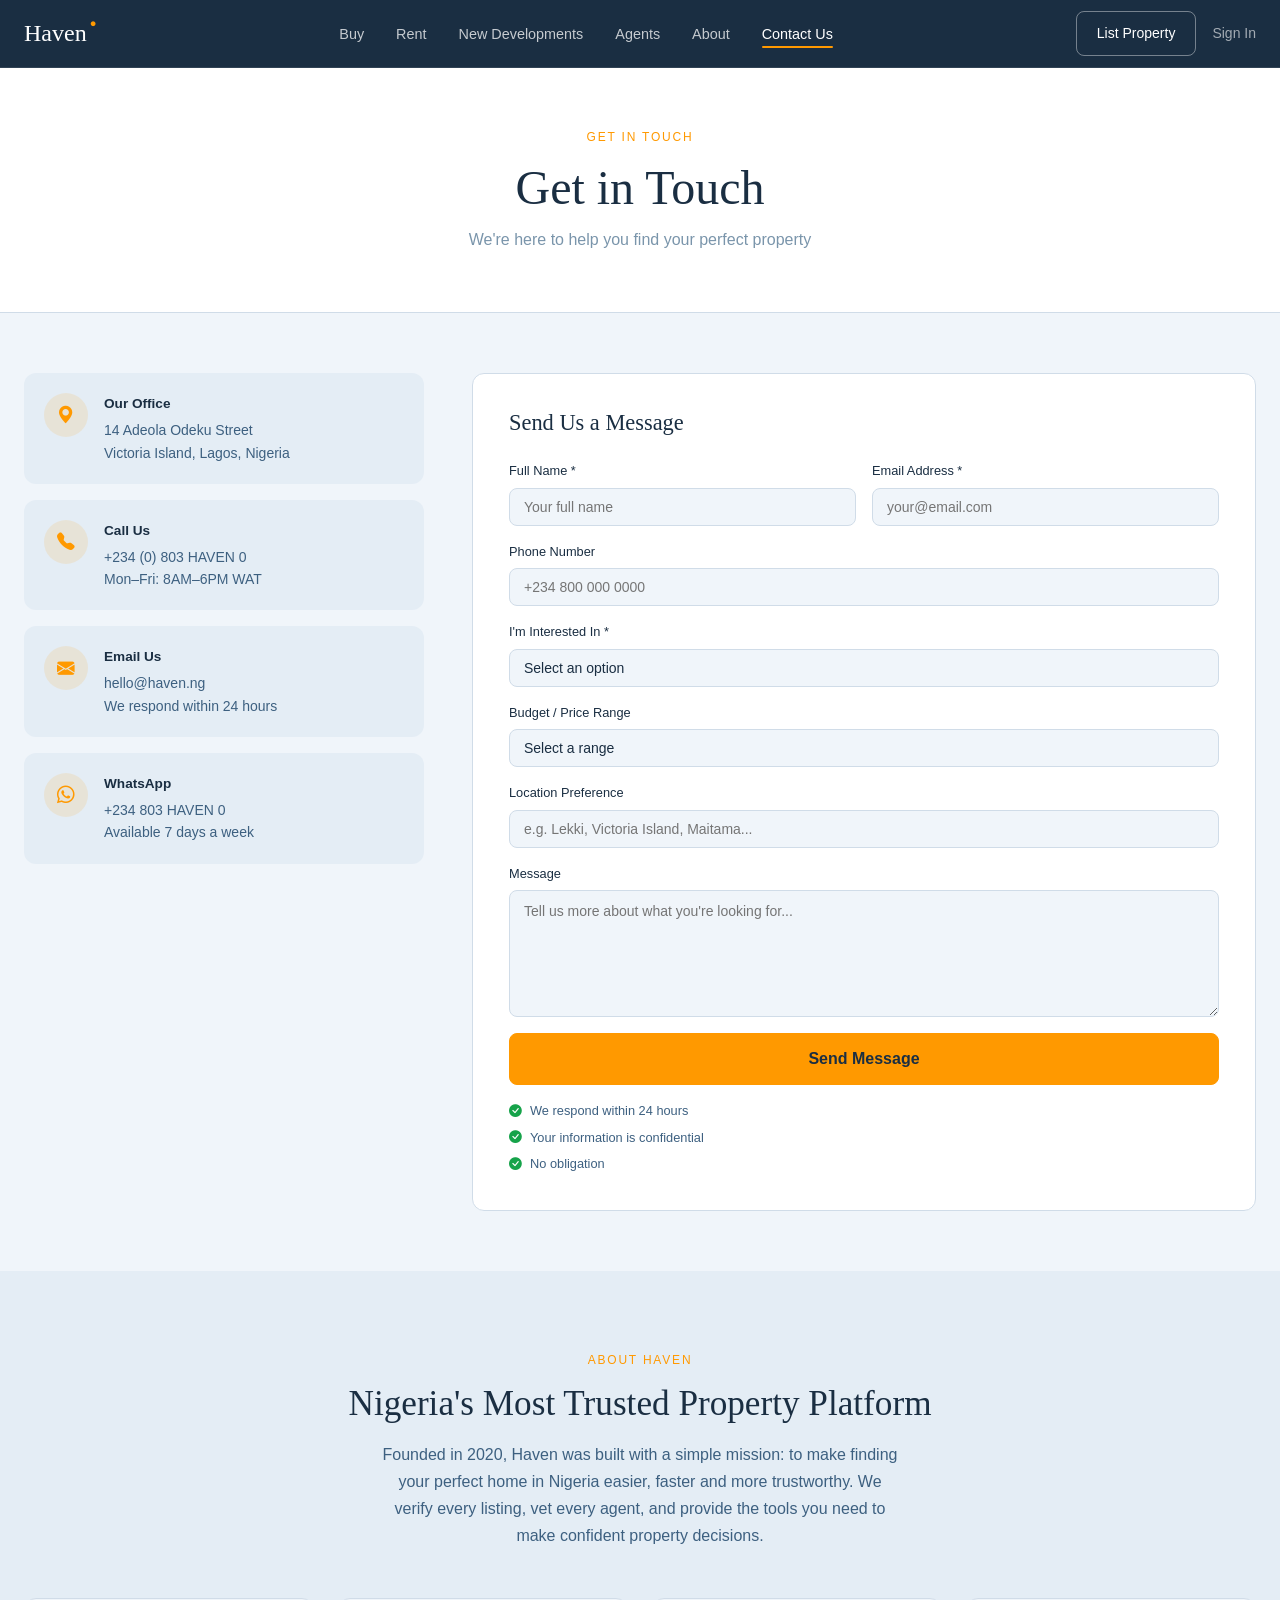
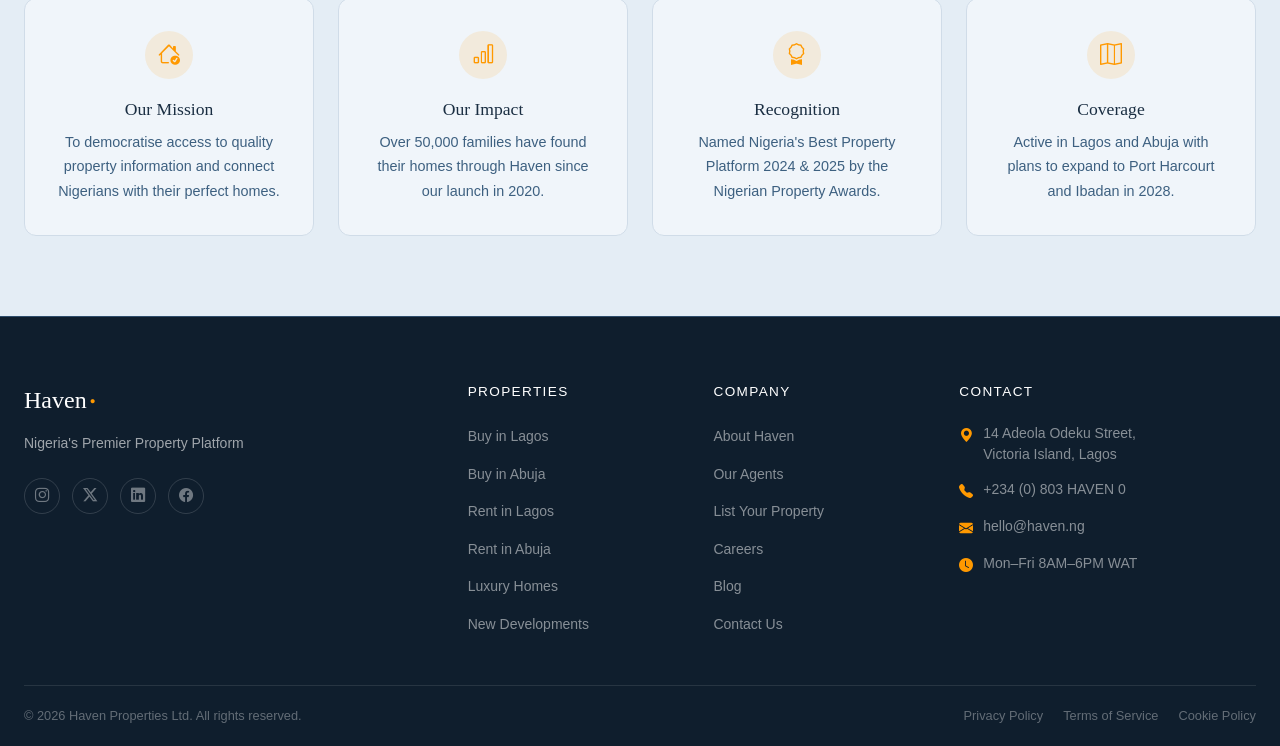
<file: contact.html>
<!DOCTYPE html>
<html lang="en">
<head>
  <meta charset="UTF-8">
  <meta name="viewport" content="width=device-width, initial-scale=1.0">
  <meta name="description" content="Contact Haven — Nigeria's premier property platform. Visit us at Victoria Island, Lagos or send us a message.">
  <title>Contact Us — Haven</title>
  <link rel="stylesheet" href="https://cdn.jsdelivr.net/npm/bootstrap-icons@1.11.3/font/bootstrap-icons.min.css">
  <link rel="stylesheet" href="css/style.css">
  <link rel="icon" type="image/svg+xml" href="assets/favicon.svg">
  <meta name="theme-color" content="#1A2E42">
</head>
<body>

<!-- NAVBAR -->
<nav class="navbar">
  <div class="container">
    <div class="navbar-inner">
      <a href="index.html" class="navbar-logo">Haven<span class="dot">●</span></a>
      <ul class="navbar-links">
        <li><a href="listings.html?type=sale">Buy</a></li>
        <li><a href="listings.html?type=rent">Rent</a></li>
        <li><a href="listings.html?type=new">New Developments</a></li>
        <li><a href="agents.html">Agents</a></li>
        <li><a href="contact.html#about">About</a></li>
        <li><a href="contact.html" class="active">Contact Us</a></li>
      </ul>
      <div class="navbar-actions">
        <a href="contact.html" class="btn btn-outline">List Property</a>
        <a href="#" class="navbar-signin">Sign In</a>
      </div>
      <button class="hamburger" aria-label="Open navigation menu" aria-expanded="false">
        <span></span><span></span><span></span>
      </button>
    </div>
  </div>
</nav>
<div class="mobile-nav">
  <ul class="mobile-nav-links">
    <li><a href="listings.html?type=sale">Buy</a></li>
    <li><a href="listings.html?type=rent">Rent</a></li>
    <li><a href="listings.html?type=new">New Developments</a></li>
    <li><a href="agents.html">Agents</a></li>
    <li><a href="contact.html#about">About</a></li>
    <li><a href="contact.html">Contact Us</a></li>
  </ul>
  <div class="mobile-nav-actions">
    <a href="contact.html" class="btn btn-primary btn-full">List Property</a>
    <a href="#" class="btn btn-outline btn-full">Sign In</a>
  </div>
</div>

<!-- HERO -->
<div class="contact-hero">
  <div class="container">
    <span class="section-label">Get in Touch</span>
    <h1>Get in Touch</h1>
    <p style="font-family:'DM Sans',sans-serif;font-weight:300;color:#7A95AB;">We're here to help you find your perfect property</p>
  </div>
</div>

<!-- CONTACT LAYOUT -->
<div class="container">
  <div class="contact-layout">

    <!-- LEFT: Info + Map -->
    <div>
      <div class="contact-info-cards">
        <div class="contact-info-card fade-up">
          <div class="contact-icon"><i class="bi bi-geo-alt-fill"></i></div>
          <div>
            <div class="contact-info-label">Our Office</div>
            <div class="contact-info-value">14 Adeola Odeku Street<br>Victoria Island, Lagos, Nigeria</div>
          </div>
        </div>
        <div class="contact-info-card fade-up">
          <div class="contact-icon"><i class="bi bi-telephone-fill"></i></div>
          <div>
            <div class="contact-info-label">Call Us</div>
            <div class="contact-info-value">+234 (0) 803 HAVEN 0<br>Mon–Fri: 8AM–6PM WAT</div>
          </div>
        </div>
        <div class="contact-info-card fade-up">
          <div class="contact-icon"><i class="bi bi-envelope-fill"></i></div>
          <div>
            <div class="contact-info-label">Email Us</div>
            <div class="contact-info-value">hello@haven.ng<br>We respond within 24 hours</div>
          </div>
        </div>
        <div class="contact-info-card fade-up">
          <div class="contact-icon"><i class="bi bi-whatsapp"></i></div>
          <div>
            <div class="contact-info-label">WhatsApp</div>
            <div class="contact-info-value">+234 803 HAVEN 0<br>Available 7 days a week</div>
          </div>
        </div>
      </div>

      <!-- Map -->
      <div class="contact-map">
        <iframe
          src="https://www.google.com/maps/embed?pb=!1m18!1m12!1m3!1d3964.7272!2d3.4219!3d6.4168!2m3!1f0!2f0!3f0!3m2!1i1024!2i768!4f13.1!3m3!1m2!1s0x103b8b2d5e3de4c7%3A0x30e2b7e8f8e5a5f!2sAdeola+Odeku+Street%2C+Victoria+Island%2C+Lagos!5e0!3m2!1sen!2sng!4v1700000000001"
          width="100%"
          height="320"
          style="border:0;display:block;"
          allowfullscreen=""
          loading="lazy"
          title="Haven office location map"
          referrerpolicy="no-referrer-when-downgrade">
        </iframe>
      </div>
    </div>

    <!-- RIGHT: Contact Form -->
    <div>
      <div class="contact-form-wrap fade-up">
        <h2 class="contact-form-title">Send Us a Message</h2>
        <form class="contact-form" data-validate id="contactForm" novalidate>
          <div class="form-row">
            <div class="form-group">
              <label for="contact-name">Full Name *</label>
              <input type="text" id="contact-name" name="name" placeholder="Your full name" required>
            </div>
            <div class="form-group">
              <label for="contact-email">Email Address *</label>
              <input type="email" id="contact-email" name="email" placeholder="your@email.com" required>
            </div>
          </div>
          <div class="form-group">
            <label for="contact-phone">Phone Number</label>
            <input type="tel" id="contact-phone" name="phone" placeholder="+234 800 000 0000">
          </div>
          <div class="form-group">
            <label for="contact-interest">I'm Interested In *</label>
            <select id="contact-interest" name="interest" required>
              <option value="">Select an option</option>
              <option>Buying</option>
              <option>Renting</option>
              <option>Selling</option>
              <option>Investment</option>
              <option>General Enquiry</option>
            </select>
          </div>
          <div class="form-group">
            <label for="contact-budget">Budget / Price Range</label>
            <select id="contact-budget" name="budget">
              <option value="">Select a range</option>
              <option>Under ₦50M</option>
              <option>₦50M – ₦150M</option>
              <option>₦150M – ₦500M</option>
              <option>₦500M+</option>
              <option>Rental Budget</option>
            </select>
          </div>
          <div class="form-group">
            <label for="contact-location">Location Preference</label>
            <input type="text" id="contact-location" name="location" placeholder="e.g. Lekki, Victoria Island, Maitama...">
          </div>
          <div class="form-group">
            <label for="contact-message">Message</label>
            <textarea id="contact-message" name="message" rows="5" placeholder="Tell us more about what you're looking for..."></textarea>
          </div>
          <button type="submit" class="btn btn-gold btn-full btn-lg">Send Message</button>
        </form>
        <div class="contact-form-footer" style="margin-top:16px;">
          <div class="form-assurance"><i class="bi bi-check-circle-fill"></i> We respond within 24 hours</div>
          <div class="form-assurance"><i class="bi bi-check-circle-fill"></i> Your information is confidential</div>
          <div class="form-assurance"><i class="bi bi-check-circle-fill"></i> No obligation</div>
        </div>
      </div>
    </div>

  </div>
</div>

<!-- ABOUT SECTION -->
<section id="about" class="section section-alt" style="margin-top:0;">
  <div class="container">
    <div style="text-align:center;max-width:640px;margin:0 auto;">
      <span class="section-label">About Haven</span>
      <h2 class="section-heading">Nigeria's Most Trusted Property Platform</h2>
      <p class="section-sub" style="margin:16px auto 0;">Founded in 2020, Haven was built with a simple mission: to make finding your perfect home in Nigeria easier, faster and more trustworthy. We verify every listing, vet every agent, and provide the tools you need to make confident property decisions.</p>
    </div>
    <div class="features-grid" style="margin-top:48px;">
      <div class="feature-card fade-up" style="text-align:center;">
        <div class="feature-icon" style="margin:0 auto 20px;">
          <i class="bi bi-house-check"></i>
        </div>
        <h3 class="feature-title">Our Mission</h3>
        <p class="feature-body">To democratise access to quality property information and connect Nigerians with their perfect homes.</p>
      </div>
      <div class="feature-card fade-up" style="text-align:center;">
        <div class="feature-icon" style="margin:0 auto 20px;">
          <i class="bi bi-bar-chart"></i>
        </div>
        <h3 class="feature-title">Our Impact</h3>
        <p class="feature-body">Over 50,000 families have found their homes through Haven since our launch in 2020.</p>
      </div>
      <div class="feature-card fade-up" style="text-align:center;">
        <div class="feature-icon" style="margin:0 auto 20px;">
          <i class="bi bi-award"></i>
        </div>
        <h3 class="feature-title">Recognition</h3>
        <p class="feature-body">Named Nigeria's Best Property Platform 2024 & 2025 by the Nigerian Property Awards.</p>
      </div>
      <div class="feature-card fade-up" style="text-align:center;">
        <div class="feature-icon" style="margin:0 auto 20px;">
          <i class="bi bi-map"></i>
        </div>
        <h3 class="feature-title">Coverage</h3>
        <p class="feature-body">Active in Lagos and Abuja with plans to expand to Port Harcourt and Ibadan in 2028.</p>
      </div>
    </div>
  </div>
</section>

<!-- FOOTER -->
<footer class="footer">
  <div class="container">
    <div class="footer-grid">
      <div>
        <div class="footer-logo">Haven<span class="dot" style="color:#FF9900;font-size:0.6rem;margin-left:1px;">●</span></div>
        <p class="footer-tagline">Nigeria's Premier Property Platform</p>
        <div class="footer-socials">
          <a href="#" aria-label="Instagram"><i class="bi bi-instagram"></i></a>
          <a href="#" aria-label="Twitter/X"><i class="bi bi-twitter-x"></i></a>
          <a href="#" aria-label="LinkedIn"><i class="bi bi-linkedin"></i></a>
          <a href="#" aria-label="Facebook"><i class="bi bi-facebook"></i></a>
        </div>
      </div>
      <div>
        <div class="footer-col-title">Properties</div>
        <ul class="footer-links">
          <li><a href="listings.html?location=lagos&type=sale">Buy in Lagos</a></li>
          <li><a href="listings.html?location=abuja&type=sale">Buy in Abuja</a></li>
          <li><a href="listings.html?location=lagos&type=rent">Rent in Lagos</a></li>
          <li><a href="listings.html?location=abuja&type=rent">Rent in Abuja</a></li>
          <li><a href="listings.html?type=luxury">Luxury Homes</a></li>
          <li><a href="listings.html?type=new">New Developments</a></li>
        </ul>
      </div>
      <div>
        <div class="footer-col-title">Company</div>
        <ul class="footer-links">
          <li><a href="contact.html#about">About Haven</a></li>
          <li><a href="agents.html">Our Agents</a></li>
          <li><a href="contact.html">List Your Property</a></li>
          <li><a href="#">Careers</a></li>
          <li><a href="#">Blog</a></li>
          <li><a href="contact.html">Contact Us</a></li>
        </ul>
      </div>
      <div>
        <div class="footer-col-title">Contact</div>
        <div class="footer-contact-item"><i class="bi bi-geo-alt-fill"></i> <span>14 Adeola Odeku Street,<br>Victoria Island, Lagos</span></div>
        <div class="footer-contact-item"><i class="bi bi-telephone-fill"></i> <span>+234 (0) 803 HAVEN 0</span></div>
        <div class="footer-contact-item"><i class="bi bi-envelope-fill"></i> <span>hello@haven.ng</span></div>
        <div class="footer-contact-item"><i class="bi bi-clock-fill"></i> <span>Mon–Fri 8AM–6PM WAT</span></div>
      </div>
    </div>
    <div class="footer-bottom">
      <span class="footer-copyright">© 2026 Haven Properties Ltd. All rights reserved.</span>
      <div class="footer-legal">
        <a href="#">Privacy Policy</a>
        <a href="#">Terms of Service</a>
        <a href="#">Cookie Policy</a>
      </div>
    </div>
  </div>
</footer>

<button class="scroll-top" aria-label="Scroll to top"><i class="bi bi-arrow-up"></i></button>
<script src="js/main.js"></script>
</body>
</html>
</file>
<file: css/style.css>
/* ============================================
   HAVEN — GLOBAL DESIGN SYSTEM
   Nigeria's Premier Property Platform
   ============================================ */

/* --- RESET & BASE --- */
*, *::before, *::after {
  box-sizing: border-box;
  margin: 0;
  padding: 0;
}

html, body {
  overflow-x: hidden;
  max-width: 100vw;
}

html {
  scroll-behavior: smooth;
  font-size: 16px;
}

img {
  max-width: 100%;
  height: auto;
  display: block;
}

a {
  text-decoration: none;
  color: inherit;
  transition: color 0.2s ease;
}

ul, ol {
  list-style: none;
}

button {
  cursor: pointer;
  font-family: inherit;
  border: none;
  background: none;
}

input, select, textarea {
  font-family: inherit;
  font-size: inherit;
}

/* --- FONTS --- */
@import url('https://fonts.googleapis.com/css2?family=Libre+Baskerville:ital,wght@0,400;0,700;1,400&family=Nunito:wght@300;400;500;600&display=swap');

body {
  font-family: 'Nunito', sans-serif;
  font-weight: 400;
  color: #1A2E42;
  background-color: #F0F5FA;
  line-height: 1.6;
}

h1, h2, h3, h4, .serif {
  font-family: 'Libre Baskerville', serif;
  font-weight: 400;
  line-height: 1.2;
}

/* --- COLORS (CSS Variables) --- */
:root {
  --bg: #F0F5FA;
  --white: #FFFFFF;
  --card-bg: #FFFFFF;
  --section-alt: #E4EDF5;
  --border: #D0DCE8;
  --border-hover: #FF9900;
  --primary: #1A2E42;
  --accent: #FF9900;
  --accent-hover: #E68A00;
  --steel: #2E4D6B;
  --price: #CC3300;
  --secondary-dark: #243B52;
  --darkest: #0F1E2D;
  --border-dark: #2E4D6B;
  --gold: #FF9900;
  --text-primary: #1A2E42;
  --text-secondary: #3D6080;
  --text-muted: #7A95AB;
  --green: #16A34A;
  --tag-bg: #E4EDF5;
  --tag-text: #2E4D6B;
  --input-bg: #F0F5FA;
  --input-border: #D0DCE8;
  --shadow: rgba(26,46,66,0.08);
  --shadow-hover: rgba(26,46,66,0.12);
  --radius-card: 12px;
  --radius-btn: 8px;
  --radius-input: 8px;
}

/* --- TYPOGRAPHY SCALE --- */
h1 { font-size: clamp(1.8rem, 4vw, 3rem); }
h2 { font-size: clamp(1.4rem, 3vw, 2.2rem); }
h3 { font-size: clamp(1.1rem, 2vw, 1.4rem); }
body, p { font-size: clamp(0.875rem, 1.5vw, 1rem); }

/* --- LAYOUT --- */
.container {
  max-width: 1280px;
  width: 100%;
  margin: 0 auto;
  padding: 0 24px;
}

.section {
  padding: 80px 0;
}

.section-alt {
  background: var(--section-alt);
}

.section-dark {
  background: #1A2E42;
}

/* --- SECTION LABELS --- */
.section-label {
  font-family: 'Nunito', sans-serif;
  font-weight: 500;
  font-size: 0.75rem;
  color: var(--gold);
  letter-spacing: 0.15em;
  text-transform: uppercase;
  display: block;
  margin-bottom: 12px;
}

.section-heading {
  font-family: 'Libre Baskerville', serif;
  color: var(--text-primary);
  margin-bottom: 12px;
}

.section-sub {
  font-family: 'Nunito', sans-serif;
  font-weight: 300;
  color: var(--text-secondary);
  max-width: 520px;
  line-height: 1.7;
}

/* --- IMAGE ASPECT RATIO CONTAINERS --- */
.img-container {
  position: relative;
  width: 100%;
  overflow: hidden;
}

.img-container img {
  position: absolute;
  top: 0;
  left: 0;
  width: 100%;
  height: 100%;
  object-fit: cover;
  object-position: center center;
  transition: transform 0.4s ease;
}

.img-container--card {
  padding-bottom: 66.67%;
}

.img-container--hero {
  padding-bottom: 56.25%;
}

.img-container--agent {
  padding-bottom: 100%;
}

.img-container--gallery {
  padding-bottom: 75%;
}

/* --- BUTTONS --- */
.btn {
  display: inline-flex;
  align-items: center;
  justify-content: center;
  gap: 8px;
  font-family: 'Nunito', sans-serif;
  font-weight: 500;
  font-size: 0.9rem;
  padding: 12px 24px;
  border-radius: var(--radius-btn);
  transition: all 0.2s ease;
  min-height: 44px;
  white-space: nowrap;
}

.btn-primary {
  background: var(--primary);
  color: var(--white);
  border: 1px solid var(--primary);
}

.btn-primary:hover {
  background: var(--accent);
  border-color: var(--accent);
  color: var(--white);
}

.btn-gold {
  background: var(--gold);
  color: #1A2E42;
  font-weight: 700;
  border: 1px solid var(--gold);
}

.btn-gold:hover {
  background: var(--accent-hover);
  border-color: var(--accent-hover);
  color: #1A2E42;
}

.btn-outline {
  background: transparent;
  color: var(--primary);
  border: 1px solid var(--primary);
}

.btn-outline:hover {
  background: var(--primary);
  color: var(--white);
}

.btn-outline-gold {
  background: transparent;
  color: var(--gold);
  border: 1px solid var(--gold);
}

.btn-outline-gold:hover {
  background: var(--gold);
  color: var(--white);
}

.btn-sm {
  padding: 8px 16px;
  font-size: 0.8rem;
  min-height: 36px;
}

.btn-lg {
  padding: 16px 32px;
  font-size: 1rem;
}

.btn-full {
  width: 100%;
}

/* --- PILLS / TAGS --- */
.tag {
  display: inline-flex;
  align-items: center;
  gap: 4px;
  font-family: 'Nunito', sans-serif;
  font-weight: 500;
  font-size: 0.75rem;
  padding: 4px 12px;
  border-radius: 100px;
  background: var(--tag-bg);
  color: var(--tag-text);
  letter-spacing: 0.05em;
}

.tag-dark {
  background: var(--primary);
  color: var(--white);
}

.tag-gold {
  background: var(--gold);
  color: var(--white);
}

.tag-outline {
  background: transparent;
  border: 1px solid var(--border);
  color: var(--text-secondary);
}

/* --- NAVBAR --- */
.navbar {
  position: sticky;
  top: 0;
  z-index: 100;
  background: #1A2E42;
  border-bottom: 1px solid rgba(255,255,255,0.1);
  backdrop-filter: blur(8px);
  -webkit-backdrop-filter: blur(8px);
  height: 68px;
  display: flex;
  align-items: center;
  transition: box-shadow 0.3s ease;
}

.navbar.scrolled {
  box-shadow: 0 2px 20px rgba(0,0,0,0.08);
}

.navbar-inner {
  display: flex;
  align-items: center;
  justify-content: space-between;
  width: 100%;
}

.navbar-logo {
  font-family: 'Libre Baskerville', serif;
  font-size: 1.5rem;
  color: #FFFFFF;
  font-weight: 400;
  display: flex;
  align-items: center;
  gap: 2px;
  flex-shrink: 0;
}

.navbar-logo .dot {
  color: var(--gold);
  font-size: 0.7rem;
  margin-left: 1px;
  line-height: 1;
  align-self: flex-start;
  margin-top: 4px;
}

.navbar-links {
  display: flex;
  align-items: center;
  gap: 32px;
}

.navbar-links a {
  font-family: 'Nunito', sans-serif;
  font-weight: 400;
  font-size: 0.9rem;
  color: rgba(255,255,255,0.75);
  transition: color 0.2s ease;
  position: relative;
  padding-bottom: 2px;
}

.navbar-links a:hover,
.navbar-links a.active {
  color: #FFFFFF;
}

.navbar-links a.active::after {
  content: '';
  position: absolute;
  bottom: -4px;
  left: 0;
  right: 0;
  height: 2px;
  background: var(--gold);
  border-radius: 2px;
}

.navbar-actions {
  display: flex;
  align-items: center;
  gap: 16px;
  flex-shrink: 0;
}

.navbar-actions .btn-outline {
  padding: 10px 20px;
  font-size: 0.875rem;
  color: #FFFFFF;
  border-color: rgba(255,255,255,0.4);
}
.navbar-actions .btn-outline:hover {
  background: var(--gold);
  border-color: var(--gold);
  color: var(--white);
}

.navbar-signin {
  font-family: 'Nunito', sans-serif;
  font-weight: 400;
  font-size: 0.875rem;
  color: rgba(255,255,255,0.6);
}

.navbar-signin:hover {
  color: var(--gold);
}

/* Hamburger */
.hamburger {
  display: none;
  flex-direction: column;
  gap: 5px;
  cursor: pointer;
  padding: 8px;
  min-width: 44px;
  min-height: 44px;
  align-items: center;
  justify-content: center;
  background: none;
  border: none;
  aria-label: "Open menu";
}

.hamburger span {
  display: block;
  width: 22px;
  height: 1.5px;
  background: rgba(255,255,255,0.9);
  transition: all 0.3s ease;
  border-radius: 2px;
}

.hamburger.open span:nth-child(1) {
  transform: translateY(6.5px) rotate(45deg);
}

.hamburger.open span:nth-child(2) {
  opacity: 0;
  transform: scaleX(0);
}

.hamburger.open span:nth-child(3) {
  transform: translateY(-6.5px) rotate(-45deg);
}

/* Mobile Nav */
.mobile-nav {
  display: none;
  position: fixed;
  top: 68px;
  left: 0;
  right: 0;
  bottom: 0;
  background: #1A2E42;
  z-index: 99;
  overflow-y: auto;
  transform: translateY(-100%);
  opacity: 0;
  transition: all 0.3s ease;
}

.mobile-nav.open {
  transform: translateY(0);
  opacity: 1;
}

.mobile-nav-links {
  padding: 0;
}

.mobile-nav-links a {
  display: flex;
  align-items: center;
  height: 56px;
  padding: 0 24px;
  font-family: 'Nunito', sans-serif;
  font-size: 1rem;
  color: rgba(255,255,255,0.75);
  border-bottom: 1px solid rgba(255,255,255,0.1);
  transition: color 0.2s ease;
}

.mobile-nav-links a:hover {
  color: var(--gold);
}

.mobile-nav-actions {
  padding: 24px;
  display: flex;
  flex-direction: column;
  gap: 12px;
}

/* --- HERO SECTION --- */
.hero {
  background: var(--white);
  padding: 80px 0 0;
}

.hero-inner {
  display: grid;
  grid-template-columns: 55% 45%;
  gap: 64px;
  align-items: center;
  padding-bottom: 48px;
}

.hero-label {
  font-family: 'Nunito', sans-serif;
  font-weight: 500;
  font-size: 0.8rem;
  color: var(--gold);
  letter-spacing: 0.15em;
  text-transform: uppercase;
  display: block;
  margin-bottom: 20px;
}

.hero-title {
  font-family: 'Libre Baskerville', serif;
  font-size: clamp(2.2rem, 5vw, 3.8rem);
  color: var(--primary);
  line-height: 1.1;
  margin-bottom: 20px;
}

.hero-sub {
  font-family: 'Nunito', sans-serif;
  font-weight: 300;
  color: var(--text-secondary);
  max-width: 460px;
  line-height: 1.7;
  margin-bottom: 32px;
  font-size: 1rem;
}

.hero-stats {
  display: flex;
  align-items: center;
  gap: 24px;
}

.hero-stat-number {
  font-family: 'Nunito', sans-serif;
  font-weight: 500;
  font-size: 1.1rem;
  color: var(--primary);
}

.hero-stat-label {
  font-family: 'Nunito', sans-serif;
  font-weight: 400;
  font-size: 0.8rem;
  color: var(--text-muted);
}

.hero-stat-divider {
  width: 1px;
  height: 36px;
  background: var(--border);
  opacity: 0.4;
}

.hero-image-wrap {
  position: relative;
}

.hero-image-wrap .img-container {
  border-radius: 16px;
  overflow: hidden;
  box-shadow: 0 24px 64px rgba(0,0,0,0.12);
}

.hero-featured-card {
  position: absolute;
  bottom: 20px;
  left: -20px;
  background: var(--white);
  border-radius: 10px;
  padding: 14px 16px;
  box-shadow: 0 8px 32px rgba(0,0,0,0.12);
  display: flex;
  align-items: center;
  gap: 12px;
  min-width: 220px;
  z-index: 2;
}

.hero-featured-thumb {
  width: 44px;
  height: 44px;
  border-radius: 8px;
  overflow: hidden;
  flex-shrink: 0;
}

.hero-featured-thumb img {
  width: 100%;
  height: 100%;
  object-fit: cover;
}

.hero-featured-label {
  font-family: 'Nunito', sans-serif;
  font-weight: 500;
  font-size: 0.7rem;
  color: var(--text-muted);
  text-transform: uppercase;
  letter-spacing: 0.08em;
  margin-bottom: 2px;
}

.hero-featured-name {
  font-family: 'Nunito', sans-serif;
  font-weight: 500;
  font-size: 0.85rem;
  color: var(--primary);
  line-height: 1.3;
}

.hero-featured-price {
  font-family: 'Libre Baskerville', serif;
  font-style: italic;
  font-size: 0.95rem;
  color: #CC3300;
  font-weight: 700;
}

/* --- SEARCH BAR --- */
.search-section {
  background: var(--white);
  padding-bottom: 48px;
}

.search-bar {
  background: var(--white);
  border: 1px solid var(--border);
  border-radius: 12px;
  box-shadow: 0 4px 24px rgba(0,0,0,0.08);
  padding: 8px;
  display: flex;
  align-items: center;
  gap: 0;
  max-width: 900px;
  margin: 0 auto;
}

.search-field {
  flex: 1;
  padding: 12px 16px;
  display: flex;
  flex-direction: column;
  gap: 2px;
  min-width: 0;
  position: relative;
}

.search-field:not(:last-child) {
  border-right: 1px solid var(--border);
}

.search-field-label {
  font-family: 'Nunito', sans-serif;
  font-weight: 500;
  font-size: 0.7rem;
  color: var(--text-primary);
  letter-spacing: 0.05em;
  text-transform: uppercase;
}

.search-field input,
.search-field select {
  border: none;
  outline: none;
  background: transparent;
  font-family: 'Nunito', sans-serif;
  font-weight: 400;
  font-size: 0.875rem;
  color: var(--text-secondary);
  width: 100%;
  cursor: pointer;
  -webkit-appearance: none;
  appearance: none;
}

.search-field input::placeholder {
  color: var(--text-muted);
}

.search-btn {
  background: var(--primary);
  color: var(--white);
  font-family: 'Nunito', sans-serif;
  font-weight: 500;
  font-size: 0.9rem;
  border: none;
  border-radius: 8px;
  padding: 14px 28px;
  cursor: pointer;
  white-space: nowrap;
  transition: background 0.2s ease;
  min-height: 44px;
  flex-shrink: 0;
}

.search-btn:hover {
  background: var(--accent);
}

.search-quick-filters {
  display: flex;
  align-items: center;
  justify-content: center;
  gap: 12px;
  margin-top: 16px;
  flex-wrap: wrap;
}

.search-quick-filters .tag {
  cursor: pointer;
  transition: all 0.2s ease;
  font-size: 0.85rem;
  padding: 6px 16px;
}

.search-quick-filters .tag:hover,
.search-quick-filters .tag.active {
  background: var(--accent);
  color: var(--white);
}

/* --- PROPERTY CARDS --- */
.property-card {
  background: var(--card-bg);
  border-radius: var(--radius-card);
  overflow: hidden;
  border: 1px solid #D0DCE8;
  box-shadow: 0 2px 12px var(--shadow);
  transition: transform 0.3s ease, box-shadow 0.3s ease, border-color 0.2s ease;
  cursor: pointer;
  display: block;
}

.property-card:hover {
  transform: translateY(-4px);
  box-shadow: 0 8px 32px var(--shadow-hover);
  border-color: #FF9900;
}

.property-card:hover .img-container img {
  transform: scale(1.03);
}

.card-img-wrap {
  position: relative;
}

.card-badges {
  position: absolute;
  top: 12px;
  left: 12px;
  display: flex;
  flex-direction: column;
  gap: 6px;
  z-index: 2;
}

.card-badge-sale {
  font-family: 'Nunito', sans-serif;
  font-weight: 500;
  font-size: 0.7rem;
  padding: 4px 10px;
  border-radius: 100px;
  background: var(--primary);
  color: var(--white);
  display: inline-block;
}

.card-badge-rent {
  background: #2E4D6B;
  color: #FFFFFF;
  font-family: 'Nunito', sans-serif;
  font-weight: 500;
  font-size: 0.7rem;
  padding: 4px 10px;
  border-radius: 100px;
  display: inline-block;
}

.card-badge-new {
  background: #FF9900;
  color: #1A2E42;
  font-family: 'Nunito', sans-serif;
  font-weight: 500;
  font-size: 0.7rem;
  padding: 4px 10px;
  border-radius: 100px;
  display: inline-block;
}

.card-badge-luxury {
  background: #CC3300;
  color: var(--white);
  font-family: 'Nunito', sans-serif;
  font-weight: 500;
  font-size: 0.7rem;
  padding: 4px 10px;
  border-radius: 100px;
  display: inline-block;
}

.card-wishlist {
  position: absolute;
  top: 12px;
  right: 12px;
  width: 34px;
  height: 34px;
  border-radius: 50%;
  background: var(--white);
  border: none;
  cursor: pointer;
  display: flex;
  align-items: center;
  justify-content: center;
  box-shadow: 0 2px 8px rgba(0,0,0,0.15);
  z-index: 2;
  transition: transform 0.2s ease;
  font-size: 0.9rem;
  color: var(--text-muted);
}

.card-wishlist:hover {
  transform: scale(1.1);
}

.card-wishlist.active {
  color: #CC3300;
}

.card-body {
  padding: 20px;
}

.card-type {
  font-family: 'Nunito', sans-serif;
  font-weight: 500;
  font-size: 0.72rem;
  color: #FF9900;
  text-transform: uppercase;
  letter-spacing: 0.1em;
  margin-bottom: 6px;
}

.card-name {
  font-family: 'Libre Baskerville', serif;
  font-size: 1.1rem;
  color: var(--primary);
  margin-bottom: 8px;
  line-height: 1.3;
}

.card-location {
  display: flex;
  align-items: center;
  gap: 4px;
  font-family: 'Nunito', sans-serif;
  font-weight: 400;
  font-size: 0.85rem;
  color: var(--text-secondary);
  margin-bottom: 12px;
}

.card-location i {
  color: var(--gold);
  font-size: 0.85rem;
}

.card-price {
  font-family: 'Libre Baskerville', serif;
  font-style: italic;
  font-size: 1.3rem;
  color: #CC3300;
  font-weight: 700;
  margin-bottom: 14px;
}

.card-features {
  display: flex;
  align-items: center;
  gap: 0;
  padding: 12px 0;
  border-top: 1px solid var(--border);
  border-bottom: 1px solid var(--border);
  margin-bottom: 14px;
}

.card-feature {
  flex: 1;
  display: flex;
  align-items: center;
  justify-content: center;
  gap: 5px;
  font-family: 'Nunito', sans-serif;
  font-weight: 400;
  font-size: 0.8rem;
  color: var(--text-secondary);
}

.card-feature:not(:last-child) {
  border-right: 1px solid var(--border);
}

.card-agent {
  display: flex;
  align-items: center;
  gap: 8px;
}

.card-agent-photo {
  width: 28px;
  height: 28px;
  border-radius: 50%;
  overflow: hidden;
  flex-shrink: 0;
  border: 2px solid var(--border);
}

.card-agent-photo img {
  width: 100%;
  height: 100%;
  object-fit: cover;
}

.card-agent-name {
  font-family: 'Nunito', sans-serif;
  font-weight: 400;
  font-size: 0.8rem;
  color: var(--text-muted);
}

/* --- PROPERTY GRID --- */
.properties-grid {
  display: grid;
  grid-template-columns: repeat(auto-fill, minmax(300px, 1fr));
  gap: 24px;
}

/* --- FEATURED SECTION --- */
.featured-header {
  display: flex;
  flex-direction: column;
  margin-bottom: 32px;
}

.featured-top {
  display: flex;
  align-items: flex-end;
  justify-content: space-between;
  gap: 16px;
  margin-bottom: 24px;
  flex-wrap: wrap;
}

.tabs {
  display: flex;
  gap: 0;
  border-bottom: 2px solid var(--border);
}

.tab-btn {
  font-family: 'Nunito', sans-serif;
  font-weight: 400;
  font-size: 0.9rem;
  color: var(--text-secondary);
  padding: 10px 24px;
  border: none;
  background: none;
  cursor: pointer;
  border-bottom: 2px solid transparent;
  margin-bottom: -2px;
  transition: all 0.2s ease;
}

.tab-btn:hover {
  color: var(--primary);
}

.tab-btn.active {
  color: var(--primary);
  font-weight: 500;
  border-bottom-color: var(--accent);
}

/* --- CATEGORIES --- */
.categories-grid {
  display: grid;
  grid-template-columns: repeat(auto-fill, minmax(260px, 1fr));
  gap: 20px;
}

.category-card {
  position: relative;
  border-radius: var(--radius-card);
  overflow: hidden;
  cursor: pointer;
}

.category-card:hover .img-container img {
  transform: scale(1.05);
}

.category-overlay {
  position: absolute;
  inset: 0;
  background: linear-gradient(to top, rgba(15,30,45,0.8) 0%, rgba(15,30,45,0.2) 60%);
  z-index: 1;
}

.category-content {
  position: absolute;
  bottom: 20px;
  left: 20px;
  z-index: 2;
}

.category-title {
  font-family: 'Libre Baskerville', serif;
  font-size: 1.2rem;
  color: var(--white);
  margin-bottom: 4px;
}

.category-count {
  font-family: 'Nunito', sans-serif;
  font-weight: 300;
  font-size: 0.85rem;
  color: rgba(255,255,255,0.75);
}

/* --- WHY HAVEN --- */
.features-grid {
  display: grid;
  grid-template-columns: repeat(auto-fill, minmax(240px, 1fr));
  gap: 24px;
}

.feature-card {
  background: var(--bg);
  border: 1px solid var(--border);
  border-radius: var(--radius-card);
  padding: 32px;
  transition: border-color 0.2s ease, transform 0.2s ease;
}

.feature-card:hover {
  border-color: var(--accent);
  transform: translateY(-2px);
}

.feature-icon {
  width: 48px;
  height: 48px;
  border-radius: 50%;
  background: rgba(255,153,0,0.12);
  display: flex;
  align-items: center;
  justify-content: center;
  margin-bottom: 20px;
  font-size: 22px;
  color: var(--gold);
}

.feature-title {
  font-family: 'Libre Baskerville', serif;
  font-size: 1.1rem;
  color: var(--primary);
  margin-bottom: 10px;
}

.feature-body {
  font-family: 'Nunito', sans-serif;
  font-weight: 300;
  color: var(--text-secondary);
  font-size: 0.9rem;
  line-height: 1.7;
}

/* --- AGENT CARDS --- */
.agents-grid {
  display: grid;
  grid-template-columns: repeat(auto-fill, minmax(240px, 1fr));
  gap: 24px;
}

.agent-card {
  background: var(--card-bg);
  border-radius: var(--radius-card);
  padding: 28px;
  text-align: center;
  border: 1px solid #D0DCE8;
  box-shadow: 0 2px 12px var(--shadow);
  transition: transform 0.3s ease, box-shadow 0.3s ease, border-color 0.2s ease;
}

.agent-card:hover {
  transform: translateY(-3px);
  box-shadow: 0 8px 28px var(--shadow-hover);
  border-color: #FF9900;
}

.agent-photo-wrap {
  width: 80px;
  height: 80px;
  border-radius: 50%;
  overflow: hidden;
  margin: 0 auto 16px;
  border: 3px solid var(--border);
  flex-shrink: 0;
}

.agent-photo-wrap img {
  width: 100%;
  height: 100%;
  object-fit: cover;
  object-position: center top;
}

.agent-name {
  font-family: 'Libre Baskerville', serif;
  font-size: 1.1rem;
  color: var(--primary);
  margin-bottom: 6px;
}

.agent-title {
  font-family: 'Nunito', sans-serif;
  font-weight: 300;
  font-size: 0.85rem;
  color: var(--text-secondary);
  margin-bottom: 8px;
}

.agent-location {
  display: flex;
  align-items: center;
  justify-content: center;
  gap: 4px;
  font-family: 'Nunito', sans-serif;
  font-size: 0.8rem;
  color: var(--text-muted);
  margin-bottom: 12px;
}

.agent-location i { color: var(--gold); }

.agent-rating {
  display: flex;
  align-items: center;
  justify-content: center;
  gap: 6px;
  margin-bottom: 12px;
  font-size: 0.8rem;
}

.stars { color: var(--gold); }

.agent-stats {
  font-family: 'Nunito', sans-serif;
  font-weight: 500;
  font-size: 0.85rem;
  color: #CC3300;
  margin-bottom: 14px;
}

.agent-specialty {
  margin-bottom: 20px;
}

/* --- TESTIMONIALS --- */
.testimonials-grid {
  display: grid;
  grid-template-columns: repeat(auto-fill, minmax(300px, 1fr));
  gap: 24px;
}

.testimonial-card {
  background: rgba(255,255,255,0.05);
  border: 1px solid rgba(255,255,255,0.1);
  border-radius: var(--radius-card);
  padding: 32px;
}

.testimonial-quote {
  font-family: 'Libre Baskerville', serif;
  color: var(--gold);
  font-size: 3rem;
  line-height: 0.8;
  margin-bottom: 16px;
}

.testimonial-text {
  font-family: 'Nunito', sans-serif;
  font-weight: 300;
  font-style: italic;
  color: rgba(255,255,255,0.85);
  font-size: 0.95rem;
  line-height: 1.8;
  margin-bottom: 24px;
}

.testimonial-author {
  display: flex;
  align-items: center;
  gap: 12px;
}

.testimonial-photo {
  width: 48px;
  height: 48px;
  border-radius: 50%;
  overflow: hidden;
  flex-shrink: 0;
}

.testimonial-photo img {
  width: 100%;
  height: 100%;
  object-fit: cover;
  object-position: center top;
}

.testimonial-name {
  font-family: 'Nunito', sans-serif;
  font-weight: 600;
  font-size: 0.9rem;
  color: var(--white);
  margin-bottom: 2px;
}

.testimonial-info {
  font-family: 'Nunito', sans-serif;
  font-weight: 300;
  font-size: 0.8rem;
  color: rgba(255,255,255,0.6);
}

/* --- CTA BAND --- */
.cta-band {
  padding: 72px 0;
}

.cta-inner {
  display: grid;
  grid-template-columns: 1fr auto;
  align-items: center;
  gap: 40px;
}

.cta-title {
  font-family: 'Libre Baskerville', serif;
  font-size: clamp(1.6rem, 3vw, 2.2rem);
  color: var(--primary);
  margin-bottom: 12px;
}

.cta-sub {
  font-family: 'Nunito', sans-serif;
  font-weight: 300;
  color: var(--text-secondary);
  max-width: 440px;
}

.cta-actions {
  display: flex;
  gap: 16px;
  align-items: center;
  flex-wrap: wrap;
}

/* --- FOOTER --- */
.footer {
  background: #0F1E2D;
  border-top: 1px solid #2E4D6B;
  padding: 64px 0 0;
}

.footer-grid {
  display: grid;
  grid-template-columns: 2fr 1fr 1fr 1.5fr;
  gap: 48px;
  padding-bottom: 48px;
}

.footer-logo {
  font-family: 'Libre Baskerville', serif;
  font-size: 1.5rem;
  color: var(--white);
  display: flex;
  align-items: center;
  gap: 2px;
  margin-bottom: 12px;
}

.footer-tagline {
  font-family: 'Nunito', sans-serif;
  font-weight: 300;
  font-size: 0.875rem;
  color: rgba(255,255,255,0.6);
  margin-bottom: 24px;
  line-height: 1.6;
}

.footer-socials {
  display: flex;
  gap: 12px;
}

.footer-socials a {
  width: 36px;
  height: 36px;
  border-radius: 50%;
  border: 1px solid rgba(255,255,255,0.15);
  display: flex;
  align-items: center;
  justify-content: center;
  color: rgba(255,255,255,0.4);
  font-size: 0.9rem;
  transition: all 0.2s ease;
}

.footer-socials a:hover {
  border-color: var(--gold);
  color: var(--gold);
}

.footer-col-title {
  font-family: 'Nunito', sans-serif;
  font-weight: 500;
  font-size: 0.85rem;
  color: var(--white);
  text-transform: uppercase;
  letter-spacing: 0.1em;
  margin-bottom: 20px;
}

.footer-links {
  display: flex;
  flex-direction: column;
  gap: 12px;
}

.footer-links a {
  font-family: 'Nunito', sans-serif;
  font-weight: 300;
  font-size: 0.875rem;
  color: rgba(255,255,255,0.5);
  transition: color 0.2s ease;
}

.footer-links a:hover {
  color: #FFFFFF;
}

.footer-contact-item {
  display: flex;
  gap: 10px;
  font-family: 'Nunito', sans-serif;
  font-weight: 300;
  font-size: 0.875rem;
  color: rgba(255,255,255,0.5);
  margin-bottom: 14px;
  line-height: 1.5;
}

.footer-contact-item i {
  color: var(--gold);
  margin-top: 2px;
  flex-shrink: 0;
}

.footer-bottom {
  border-top: 1px solid rgba(255,255,255,0.1);
  padding: 20px 0;
  display: flex;
  align-items: center;
  justify-content: space-between;
  flex-wrap: wrap;
  gap: 12px;
}

.footer-copyright {
  font-family: 'Nunito', sans-serif;
  font-weight: 300;
  font-size: 0.8rem;
  color: rgba(255,255,255,0.35);
}

.footer-legal {
  display: flex;
  gap: 20px;
}

.footer-legal a {
  font-family: 'Nunito', sans-serif;
  font-weight: 300;
  font-size: 0.8rem;
  color: rgba(255,255,255,0.35);
  transition: color 0.2s ease;
}

.footer-legal a:hover {
  color: #FFFFFF;
}

/* --- VIEW ALL LINK --- */
.view-all {
  display: block;
  text-align: center;
  margin-top: 40px;
  font-family: 'Nunito', sans-serif;
  font-weight: 500;
  font-size: 0.95rem;
  color: var(--gold);
  transition: opacity 0.2s ease;
}

.view-all:hover {
  opacity: 0.75;
}

/* --- SCROLL TO TOP --- */
.scroll-top {
  position: fixed;
  bottom: 32px;
  right: 32px;
  width: 44px;
  height: 44px;
  border-radius: 50%;
  background: #FF9900;
  color: #1A2E42;
  border: none;
  cursor: pointer;
  display: flex;
  align-items: center;
  justify-content: center;
  font-size: 1rem;
  box-shadow: 0 4px 16px rgba(0,0,0,0.2);
  z-index: 50;
  opacity: 0;
  pointer-events: none;
  transform: translateY(10px);
  transition: all 0.3s ease;
}

.scroll-top.visible {
  opacity: 1;
  pointer-events: auto;
  transform: translateY(0);
}

.scroll-top:hover {
  background: #E68A00;
}

/* --- ANIMATIONS --- */
.fade-up {
  opacity: 0;
  transform: translateY(20px);
  transition: opacity 0.5s ease, transform 0.5s ease;
}

.fade-up.visible {
  opacity: 1;
  transform: translateY(0);
}

/* --- LISTINGS PAGE --- */
.listings-hero {
  background: var(--white);
  padding: 48px 0;
  border-bottom: 1px solid var(--border);
}

.listings-hero h2 {
  text-align: center;
  margin-bottom: 24px;
}

.listings-layout {
  display: grid;
  grid-template-columns: 280px 1fr;
  gap: 32px;
  padding: 40px 0;
  align-items: start;
}

/* Filter Sidebar */
.filter-sidebar {
  background: var(--white);
  border: 1px solid var(--border);
  border-radius: var(--radius-card);
  padding: 24px;
  position: sticky;
  top: 88px;
}

.filter-header {
  display: flex;
  align-items: center;
  justify-content: space-between;
  margin-bottom: 24px;
}

.filter-title {
  font-family: 'Nunito', sans-serif;
  font-weight: 600;
  font-size: 1rem;
  color: var(--primary);
}

.filter-clear {
  font-family: 'Nunito', sans-serif;
  font-weight: 400;
  font-size: 0.85rem;
  color: var(--gold);
  cursor: pointer;
  background: none;
  border: none;
  transition: opacity 0.2s ease;
}

.filter-clear:hover { opacity: 0.7; }

.filter-section {
  margin-bottom: 24px;
  padding-bottom: 24px;
  border-bottom: 1px solid var(--border);
}

.filter-section:last-of-type {
  border-bottom: none;
  margin-bottom: 0;
}

.apply-filters-btn {
  background: #1A2E42;
  border-color: #1A2E42;
  color: #FFFFFF;
}

.apply-filters-btn:hover {
  background: #FF9900;
  border-color: #FF9900;
  color: #1A2E42;
}

.filter-section-title {
  font-family: 'Nunito', sans-serif;
  font-weight: 500;
  font-size: 0.85rem;
  color: var(--primary);
  margin-bottom: 14px;
  text-transform: uppercase;
  letter-spacing: 0.08em;
}

.filter-radio,
.filter-checkbox {
  display: flex;
  flex-direction: column;
  gap: 10px;
}

.filter-radio label,
.filter-checkbox label {
  display: flex;
  align-items: center;
  gap: 8px;
  font-family: 'Nunito', sans-serif;
  font-size: 0.875rem;
  color: var(--text-secondary);
  cursor: pointer;
}

.filter-radio input,
.filter-checkbox input {
  width: 16px;
  height: 16px;
  accent-color: var(--accent);
  cursor: pointer;
}

.filter-pills {
  display: flex;
  flex-wrap: wrap;
  gap: 8px;
}

.filter-pill {
  font-family: 'Nunito', sans-serif;
  font-weight: 400;
  font-size: 0.8rem;
  padding: 6px 14px;
  border-radius: 100px;
  border: 1px solid #D0DCE8;
  background: #E4EDF5;
  color: #1A2E42;
  cursor: pointer;
  transition: all 0.2s ease;
  min-height: 44px;
}

.filter-pill:hover,
.filter-pill.active {
  background: #1A2E42;
  border-color: #1A2E42;
  color: #FFFFFF;
}

/* Price Range Slider */
.range-slider-wrap {
  padding: 8px 4px;
}

.range-values {
  display: flex;
  justify-content: space-between;
  font-family: 'Nunito', sans-serif;
  font-size: 0.8rem;
  color: var(--text-secondary);
  margin-bottom: 8px;
}

.range-slider {
  -webkit-appearance: none;
  appearance: none;
  width: 100%;
  height: 3px;
  background: var(--border);
  border-radius: 3px;
  outline: none;
  cursor: pointer;
}

.range-slider::-webkit-slider-thumb {
  -webkit-appearance: none;
  appearance: none;
  width: 18px;
  height: 18px;
  border-radius: 50%;
  background: var(--accent);
  cursor: pointer;
  border: 2px solid var(--white);
  box-shadow: 0 1px 6px rgba(0,0,0,0.2);
}

.range-slider::-moz-range-thumb {
  width: 18px;
  height: 18px;
  border-radius: 50%;
  background: var(--accent);
  cursor: pointer;
  border: 2px solid var(--white);
  box-shadow: 0 1px 6px rgba(0,0,0,0.2);
}

/* Listings area */
.listings-topbar {
  display: flex;
  align-items: center;
  justify-content: space-between;
  margin-bottom: 24px;
  gap: 16px;
  flex-wrap: wrap;
}

.listings-count {
  font-family: 'Nunito', sans-serif;
  font-weight: 400;
  font-size: 0.9rem;
  color: var(--text-secondary);
}

.listings-count strong {
  color: var(--primary);
  font-weight: 600;
}

.listings-controls {
  display: flex;
  align-items: center;
  gap: 12px;
}

.sort-select {
  font-family: 'Nunito', sans-serif;
  font-size: 0.875rem;
  color: var(--text-primary);
  border: 1px solid #D0DCE8;
  border-radius: var(--radius-input);
  padding: 8px 12px;
  background: var(--white);
  cursor: pointer;
  outline: none;
  -webkit-appearance: none;
  appearance: none;
  background-image: url("data:image/svg+xml,%3Csvg xmlns='http://www.w3.org/2000/svg' width='12' height='12' viewBox='0 0 12 12'%3E%3Cpath fill='%236B6B6B' d='M6 8L1 3h10z'/%3E%3C/svg%3E");
  background-repeat: no-repeat;
  background-position: right 10px center;
  padding-right: 28px;
  min-height: 44px;
}

.sort-select:focus {
  border-color: #FF9900;
}

.view-toggle {
  display: flex;
  border: 1px solid var(--border);
  border-radius: var(--radius-btn);
  overflow: hidden;
}

.view-btn {
  width: 40px;
  height: 40px;
  display: flex;
  align-items: center;
  justify-content: center;
  font-size: 1rem;
  color: var(--text-muted);
  background: var(--white);
  border: none;
  cursor: pointer;
  transition: all 0.2s ease;
}

.view-btn.active,
.view-btn:hover {
  background: var(--primary);
  color: var(--white);
}

/* Mobile filter toggle */
.mobile-filter-toggle {
  display: none;
  align-items: center;
  gap: 8px;
  font-family: 'Nunito', sans-serif;
  font-weight: 500;
  font-size: 0.875rem;
  color: var(--primary);
  background: var(--white);
  border: 1px solid var(--border);
  border-radius: var(--radius-btn);
  padding: 10px 16px;
  cursor: pointer;
  min-height: 44px;
  position: relative;
}

.filter-count-badge {
  background: var(--accent);
  color: var(--white);
  font-size: 0.7rem;
  font-weight: 600;
  padding: 2px 6px;
  border-radius: 100px;
  min-width: 18px;
  text-align: center;
}

/* List View */
.listings-grid.list-view {
  display: flex;
  flex-direction: column;
  gap: 16px;
}

.listings-grid.list-view .property-card {
  display: grid;
  grid-template-columns: 260px 1fr;
}

.listings-grid.list-view .card-img-wrap {
  height: 100%;
  min-height: 200px;
}

.listings-grid.list-view .card-img-wrap .img-container--card {
  padding-bottom: 0;
  height: 100%;
  min-height: 200px;
}

.listings-grid.list-view .card-img-wrap .img-container--card img {
  position: absolute;
  top: 0; left: 0;
  width: 100%;
  height: 100%;
  object-fit: cover;
}

/* Pagination */
.pagination {
  display: flex;
  align-items: center;
  justify-content: center;
  gap: 8px;
  margin-top: 48px;
}

.page-btn {
  width: 40px;
  height: 40px;
  display: flex;
  align-items: center;
  justify-content: center;
  border: 1px solid var(--border);
  border-radius: 8px;
  font-family: 'Nunito', sans-serif;
  font-size: 0.875rem;
  color: var(--text-secondary);
  background: var(--white);
  cursor: pointer;
  transition: all 0.2s ease;
}

.page-btn:hover,
.page-btn.active {
  background: var(--gold);
  border-color: var(--gold);
  color: var(--white);
}

.page-btn:disabled {
  opacity: 0.4;
  cursor: not-allowed;
}

/* --- PROPERTY DETAIL PAGE --- */
.breadcrumb {
  padding: 20px 0;
  border-bottom: 1px solid var(--border);
  background: var(--white);
}

.breadcrumb-list {
  display: flex;
  align-items: center;
  gap: 8px;
  flex-wrap: wrap;
}

.breadcrumb-list li {
  display: flex;
  align-items: center;
  gap: 8px;
  font-family: 'Nunito', sans-serif;
  font-size: 0.85rem;
  color: var(--text-secondary);
}

.breadcrumb-list li:last-child {
  color: var(--text-primary);
}

.breadcrumb-list a:hover { color: var(--gold); }

.breadcrumb-sep {
  color: var(--text-muted);
  font-size: 0.75rem;
}

/* Property Gallery */
.property-gallery {
  background: var(--white);
  padding: 32px 0;
}

.gallery-main {
  position: relative;
  border-radius: var(--radius-card);
  overflow: hidden;
  margin-bottom: 12px;
}

.gallery-view-all {
  position: absolute;
  bottom: 16px;
  right: 16px;
  background: rgba(15,30,45,0.8);
  color: #FFFFFF;
  font-family: 'Nunito', sans-serif;
  font-weight: 500;
  font-size: 0.8rem;
  padding: 8px 14px;
  border-radius: 8px;
  cursor: pointer;
  border: none;
  display: flex;
  align-items: center;
  gap: 6px;
  transition: all 0.2s ease;
  z-index: 2;
}

.gallery-view-all:hover {
  background: var(--white);
  box-shadow: 0 2px 10px rgba(0,0,0,0.15);
}

.gallery-thumbs {
  display: grid;
  grid-template-columns: repeat(4, 1fr);
  gap: 8px;
}

.gallery-thumb {
  border-radius: 8px;
  overflow: hidden;
  cursor: pointer;
  transition: opacity 0.2s ease;
}

.gallery-thumb:hover { opacity: 0.8; }
.gallery-thumb.active { outline: 2px solid var(--accent); }

/* Property Header */
.property-header {
  background: var(--white);
  padding: 32px 0;
  border-bottom: 1px solid var(--border);
}

.property-header-inner {
  display: grid;
  grid-template-columns: 1fr auto;
  gap: 32px;
  align-items: start;
}

.property-main-title {
  font-family: 'Libre Baskerville', serif;
  font-size: 2rem;
  color: var(--primary);
  margin-bottom: 10px;
  line-height: 1.2;
}

.property-location-row {
  display: flex;
  align-items: center;
  gap: 6px;
  font-family: 'Nunito', sans-serif;
  font-size: 0.95rem;
  color: var(--text-secondary);
  margin-bottom: 14px;
}

.property-location-row i { color: var(--gold); }

.property-tags {
  display: flex;
  gap: 8px;
  flex-wrap: wrap;
  margin-bottom: 18px;
}

.property-features-row {
  display: flex;
  gap: 24px;
  flex-wrap: wrap;
}

.property-feature {
  display: flex;
  align-items: center;
  gap: 6px;
  font-family: 'Nunito', sans-serif;
  font-size: 0.875rem;
  color: var(--text-secondary);
}

.property-price-box {
  text-align: right;
}

.property-price {
  font-family: 'Libre Baskerville', serif;
  font-style: italic;
  font-size: 2.2rem;
  color: #CC3300;
  font-weight: 700;
  margin-bottom: 16px;
}

.property-cta-row {
  display: flex;
  gap: 10px;
  margin-bottom: 16px;
  flex-wrap: wrap;
  justify-content: flex-end;
}

.property-meta-row {
  display: flex;
  gap: 16px;
  justify-content: flex-end;
}

.property-meta-btn {
  display: flex;
  align-items: center;
  gap: 6px;
  font-family: 'Nunito', sans-serif;
  font-size: 0.85rem;
  color: var(--text-secondary);
  background: none;
  border: none;
  cursor: pointer;
  padding: 4px;
  transition: color 0.2s ease;
}

.property-meta-btn:hover { color: var(--gold); }

/* Property Content */
.property-content {
  padding: 40px 0;
}

.property-content-inner {
  display: grid;
  grid-template-columns: 1fr 340px;
  gap: 40px;
  align-items: start;
}

/* Property Tabs */
.property-tabs {
  border-bottom: 2px solid var(--border);
  margin-bottom: 32px;
}

.property-tab-list {
  display: flex;
  gap: 0;
}

.property-tab-btn {
  font-family: 'Nunito', sans-serif;
  font-weight: 400;
  font-size: 0.9rem;
  color: var(--text-secondary);
  padding: 12px 20px;
  border: none;
  background: none;
  cursor: pointer;
  border-bottom: 2px solid transparent;
  margin-bottom: -2px;
  transition: all 0.2s ease;
}

.property-tab-btn:hover { color: var(--primary); }

.property-tab-btn.active {
  color: var(--primary);
  font-weight: 500;
  border-bottom-color: var(--accent);
}

.property-tab-panel {
  display: none;
}

.property-tab-panel.active {
  display: block;
}

/* Overview */
.property-description {
  font-family: 'Nunito', sans-serif;
  font-weight: 300;
  color: var(--text-secondary);
  line-height: 1.8;
  margin-bottom: 24px;
}

.property-highlights {
  margin-top: 24px;
}

.property-highlights h4 {
  font-family: 'Libre Baskerville', serif;
  font-size: 1rem;
  margin-bottom: 14px;
  color: var(--primary);
}

.highlights-list {
  display: flex;
  flex-direction: column;
  gap: 10px;
}

.highlights-list li {
  display: flex;
  align-items: center;
  gap: 10px;
  font-family: 'Nunito', sans-serif;
  font-size: 0.9rem;
  color: var(--text-secondary);
}

.highlights-list li::before {
  content: '';
  width: 6px;
  height: 6px;
  border-radius: 50%;
  background: var(--gold);
  flex-shrink: 0;
}

/* Details Tab */
.details-grid {
  display: grid;
  grid-template-columns: 1fr 1fr;
  gap: 16px;
}

.detail-item {
  padding: 16px;
  background: var(--section-alt);
  border-radius: 8px;
}

.detail-label {
  font-family: 'Nunito', sans-serif;
  font-weight: 500;
  font-size: 0.75rem;
  color: var(--text-muted);
  text-transform: uppercase;
  letter-spacing: 0.08em;
  margin-bottom: 4px;
}

.detail-value {
  font-family: 'Nunito', sans-serif;
  font-weight: 500;
  font-size: 0.95rem;
  color: var(--primary);
}

/* Amenities Tab */
.amenities-grid {
  display: grid;
  grid-template-columns: repeat(auto-fill, minmax(140px, 1fr));
  gap: 16px;
}

.amenity-item {
  display: flex;
  align-items: center;
  gap: 10px;
  padding: 14px;
  background: var(--section-alt);
  border-radius: 8px;
  font-family: 'Nunito', sans-serif;
  font-size: 0.85rem;
  color: var(--text-secondary);
}

.amenity-item span:first-child {
  font-size: 1.2rem;
  color: #FF9900;
}

/* Location Tab */
.property-map {
  border-radius: var(--radius-card);
  overflow: hidden;
  margin-bottom: 24px;
}

.nearby-list {
  display: grid;
  grid-template-columns: repeat(auto-fill, minmax(200px, 1fr));
  gap: 12px;
}

.nearby-item {
  display: flex;
  align-items: center;
  gap: 10px;
  padding: 12px;
  background: var(--section-alt);
  border-radius: 8px;
  font-family: 'Nunito', sans-serif;
  font-size: 0.85rem;
  color: var(--text-secondary);
}

/* Agent Sidebar */
.agent-sidebar {
  position: sticky;
  top: 88px;
}

.agent-sidebar-card {
  background: var(--white);
  border: 1px solid var(--border);
  border-radius: var(--radius-card);
  padding: 24px;
  margin-bottom: 16px;
}

.sidebar-agent-info {
  display: flex;
  align-items: center;
  gap: 14px;
  margin-bottom: 20px;
  padding-bottom: 20px;
  border-bottom: 1px solid var(--border);
}

.sidebar-agent-photo {
  width: 60px;
  height: 60px;
  border-radius: 50%;
  overflow: hidden;
  border: 2px solid var(--border);
  flex-shrink: 0;
}

.sidebar-agent-photo img {
  width: 100%;
  height: 100%;
  object-fit: cover;
  object-position: center top;
}

.sidebar-agent-name {
  font-family: 'Libre Baskerville', serif;
  font-size: 1rem;
  color: var(--primary);
  margin-bottom: 2px;
}

.sidebar-agent-title {
  font-family: 'Nunito', sans-serif;
  font-weight: 300;
  font-size: 0.8rem;
  color: var(--text-secondary);
  margin-bottom: 4px;
}

.sidebar-agent-stats {
  font-family: 'Nunito', sans-serif;
  font-size: 0.78rem;
  color: var(--text-muted);
}

.contact-form {
  display: flex;
  flex-direction: column;
  gap: 12px;
}

.form-group {
  display: flex;
  flex-direction: column;
  gap: 6px;
}

.form-group label {
  font-family: 'Nunito', sans-serif;
  font-weight: 500;
  font-size: 0.8rem;
  color: var(--primary);
}

.form-group input,
.form-group select,
.form-group textarea {
  padding: 10px 14px;
  border: 1px solid var(--input-border);
  border-radius: var(--radius-input);
  background: var(--input-bg);
  font-family: 'Nunito', sans-serif;
  font-size: 0.875rem;
  color: var(--primary);
  outline: none;
  transition: border-color 0.2s ease;
  width: 100%;
  -webkit-appearance: none;
  appearance: none;
}

.form-group input:focus,
.form-group select:focus,
.form-group textarea:focus {
  border-color: #FF9900;
  background: var(--white);
}

.form-group input.error,
.form-group select.error,
.form-group textarea.error {
  border-color: #FF9900;
}

.form-group textarea {
  resize: vertical;
  min-height: 90px;
  line-height: 1.5;
}

.form-success {
  text-align: center;
  padding: 24px;
}

.form-success i {
  font-size: 2rem;
  color: var(--green);
  display: block;
  margin-bottom: 12px;
}

.form-success p {
  font-family: 'Nunito', sans-serif;
  color: var(--text-secondary);
  font-size: 0.9rem;
}

.sidebar-direct-contact {
  display: flex;
  flex-direction: column;
  gap: 10px;
  padding-top: 16px;
}

.sidebar-contact-link {
  display: flex;
  align-items: center;
  gap: 8px;
  font-family: 'Nunito', sans-serif;
  font-size: 0.85rem;
  color: var(--text-secondary);
}

.sidebar-contact-link i { color: var(--gold); }

/* Similar Properties */
.similar-section {
  padding: 60px 0;
  background: var(--section-alt);
}

/* Lightbox */
.lightbox-overlay {
  position: fixed;
  inset: 0;
  background: rgba(0,0,0,0.95);
  z-index: 1000;
  display: flex;
  align-items: center;
  justify-content: center;
  opacity: 0;
  pointer-events: none;
  transition: opacity 0.3s ease;
}

.lightbox-overlay.open {
  opacity: 1;
  pointer-events: auto;
}

.lightbox-inner {
  position: relative;
  width: 100%;
  max-width: 1000px;
  padding: 20px;
}

.lightbox-img-wrap {
  width: 100%;
  max-height: 80vh;
  display: flex;
  align-items: center;
  justify-content: center;
}

.lightbox-img-wrap img {
  max-width: 100%;
  max-height: 80vh;
  border-radius: 8px;
  object-fit: contain;
}

.lightbox-close {
  position: absolute;
  top: -10px;
  right: 10px;
  width: 44px;
  height: 44px;
  border-radius: 50%;
  background: rgba(255,255,255,0.1);
  border: none;
  color: var(--white);
  font-size: 1.2rem;
  cursor: pointer;
  display: flex;
  align-items: center;
  justify-content: center;
  transition: background 0.2s ease;
}

.lightbox-close:hover { background: rgba(255,255,255,0.2); }

.lightbox-prev,
.lightbox-next {
  position: absolute;
  top: 50%;
  transform: translateY(-50%);
  width: 44px;
  height: 44px;
  border-radius: 50%;
  background: rgba(255,255,255,0.1);
  border: none;
  color: var(--white);
  font-size: 1rem;
  cursor: pointer;
  display: flex;
  align-items: center;
  justify-content: center;
  transition: background 0.2s ease;
  z-index: 2;
}

.lightbox-prev { left: 10px; }
.lightbox-next { right: 10px; }
.lightbox-prev:hover,
.lightbox-next:hover { background: rgba(255,255,255,0.25); }

.lightbox-counter {
  text-align: center;
  font-family: 'Nunito', sans-serif;
  font-size: 0.85rem;
  color: rgba(255,255,255,0.6);
  margin-top: 12px;
}

/* --- AGENTS PAGE --- */
.agents-hero {
  background: var(--white);
  padding: 60px 0;
  text-align: center;
  border-bottom: 1px solid var(--border);
}

.agents-hero h1 {
  margin-bottom: 12px;
}

.agents-hero p {
  color: var(--text-secondary);
  font-weight: 300;
  margin-bottom: 28px;
}

.agents-search {
  max-width: 440px;
  margin: 0 auto;
  position: relative;
}

.agents-search input {
  width: 100%;
  padding: 14px 20px 14px 44px;
  border: 1px solid var(--border);
  border-radius: 100px;
  background: var(--white);
  font-family: 'Nunito', sans-serif;
  font-size: 0.9rem;
  color: var(--primary);
  outline: none;
  transition: border-color 0.2s ease;
  box-shadow: 0 2px 12px rgba(0,0,0,0.06);
}

.agents-search input:focus { border-color: var(--primary); }

.agents-search i {
  position: absolute;
  left: 16px;
  top: 50%;
  transform: translateY(-50%);
  color: var(--text-muted);
}

.agents-filter-bar {
  display: flex;
  gap: 10px;
  justify-content: center;
  flex-wrap: wrap;
  padding: 28px 0;
}

.agents-page-grid {
  display: grid;
  grid-template-columns: repeat(auto-fill, minmax(260px, 1fr));
  gap: 24px;
  padding: 0 0 60px;
}

.agent-card-full {
  background: var(--card-bg);
  border-radius: var(--radius-card);
  padding: 28px 24px;
  text-align: center;
  box-shadow: 0 2px 12px var(--shadow);
  transition: transform 0.3s ease, box-shadow 0.3s ease;
}

.agent-card-full:hover {
  transform: translateY(-3px);
  box-shadow: 0 8px 28px var(--shadow-hover);
}

.agent-card-full .agent-photo-wrap {
  width: 100px;
  height: 100px;
}

.agent-recent {
  display: flex;
  align-items: center;
  gap: 8px;
  padding: 12px;
  background: var(--section-alt);
  border-radius: 8px;
  margin-bottom: 16px;
  text-align: left;
}

.agent-recent-thumb {
  width: 40px;
  height: 40px;
  border-radius: 6px;
  overflow: hidden;
  flex-shrink: 0;
}

.agent-recent-thumb img {
  width: 100%;
  height: 100%;
  object-fit: cover;
}

.agent-recent-label {
  font-family: 'Nunito', sans-serif;
  font-size: 0.72rem;
  color: var(--text-muted);
}

.agent-recent-price {
  font-family: 'Libre Baskerville', serif;
  font-style: italic;
  font-size: 0.9rem;
  color: var(--primary);
}

.agent-card-btns {
  display: flex;
  gap: 8px;
}

/* --- CONTACT PAGE --- */
.contact-hero {
  background: var(--white);
  padding: 60px 0;
  text-align: center;
  border-bottom: 1px solid var(--border);
}

.contact-hero h1 { margin-bottom: 10px; }

.contact-layout {
  display: grid;
  grid-template-columns: 400px 1fr;
  gap: 48px;
  padding: 60px 0;
  align-items: start;
}

.contact-info-cards {
  display: flex;
  flex-direction: column;
  gap: 16px;
  margin-bottom: 24px;
}

.contact-info-card {
  display: flex;
  align-items: flex-start;
  gap: 16px;
  padding: 20px;
  background: var(--section-alt);
  border-radius: var(--radius-card);
}

.contact-icon {
  width: 44px;
  height: 44px;
  border-radius: 50%;
  background: rgba(255,153,0,0.12);
  display: flex;
  align-items: center;
  justify-content: center;
  color: var(--gold);
  font-size: 1.1rem;
  flex-shrink: 0;
}

.contact-info-label {
  font-family: 'Nunito', sans-serif;
  font-weight: 600;
  font-size: 0.85rem;
  color: var(--primary);
  margin-bottom: 4px;
}

.contact-info-value {
  font-family: 'Nunito', sans-serif;
  font-weight: 300;
  font-size: 0.875rem;
  color: var(--text-secondary);
  line-height: 1.6;
}

.contact-map {
  border-radius: var(--radius-card);
  overflow: hidden;
}

.contact-form-wrap {
  background: var(--white);
  border: 1px solid var(--border);
  border-radius: var(--radius-card);
  padding: 36px;
}

.contact-form-title {
  font-family: 'Libre Baskerville', serif;
  font-size: 1.4rem;
  color: var(--primary);
  margin-bottom: 24px;
}

.form-row {
  display: grid;
  grid-template-columns: 1fr 1fr;
  gap: 16px;
}

.contact-form .form-group {
  margin-bottom: 4px;
}

.contact-form-footer {
  margin-top: 16px;
  display: flex;
  flex-direction: column;
  gap: 6px;
}

.form-assurance {
  display: flex;
  align-items: center;
  gap: 8px;
  font-family: 'Nunito', sans-serif;
  font-weight: 300;
  font-size: 0.8rem;
  color: var(--text-secondary);
}

.form-assurance i { color: var(--green); }

/* ============================================
   RESPONSIVE BREAKPOINTS
   ============================================ */

/* Tablet: max 768px */
@media (max-width: 768px) {
  .section { padding: 60px 0; }

  /* Force list-view back to single column on mobile */
  .listings-grid.list-view {
    display: grid;
    grid-template-columns: 1fr;
  }
  .listings-grid.list-view .property-card {
    grid-template-columns: 1fr;
  }
  .listings-grid.list-view .card-img-wrap,
  .listings-grid.list-view .card-img-wrap .img-container--card {
    height: auto;
    min-height: unset;
  }
  .listings-grid.list-view .card-img-wrap .img-container--card {
    padding-bottom: 66.67%;
  }

  /* Navbar */
  .navbar-links { display: none; }
  .navbar-actions { display: none; }
  .hamburger { display: flex; }
  .mobile-nav { display: block; }

  /* Hero */
  .hero-inner {
    grid-template-columns: 1fr;
    gap: 40px;
    padding-bottom: 32px;
  }

  .hero-image-wrap { order: -1; }

  .hero-featured-card {
    bottom: 12px;
    left: 12px;
    min-width: 180px;
    padding: 10px 12px;
  }

  /* Search Bar */
  .search-bar {
    flex-direction: column;
    border-radius: 12px;
    gap: 0;
  }

  .search-field {
    border-right: none !important;
    border-bottom: 1px solid var(--border);
    padding: 14px 16px;
  }

  .search-field:last-of-type {
    border-bottom: none;
  }

  .search-btn {
    width: 100%;
    border-radius: 0 0 10px 10px;
    padding: 14px;
  }

  /* Grids */
  .properties-grid {
    grid-template-columns: repeat(auto-fill, minmax(280px, 1fr));
  }

  .categories-grid {
    grid-template-columns: repeat(2, 1fr);
  }

  .features-grid {
    grid-template-columns: repeat(2, 1fr);
  }

  .agents-grid {
    grid-template-columns: repeat(2, 1fr);
  }

  .testimonials-grid {
    grid-template-columns: 1fr;
  }

  /* Footer */
  .footer-grid {
    grid-template-columns: 1fr 1fr;
    gap: 32px;
  }

  /* CTA */
  .cta-inner {
    grid-template-columns: 1fr;
    text-align: center;
  }
  .cta-sub { max-width: 100%; }
  .cta-actions { justify-content: center; }

  /* Listings */
  .listings-layout {
    grid-template-columns: 1fr;
  }

  .filter-sidebar {
    display: none;
    position: fixed;
    top: 0;
    left: 0;
    right: 0;
    bottom: 0;
    z-index: 200;
    border-radius: 0;
    overflow-y: auto;
    padding: 24px;
    padding-top: 80px;
  }

  .filter-sidebar.open {
    display: block;
  }

  .mobile-filter-toggle {
    display: flex;
  }

  /* Property page */
  .property-header-inner {
    grid-template-columns: 1fr;
  }

  .property-price-box {
    text-align: left;
  }

  .property-cta-row {
    justify-content: flex-start;
  }

  .property-meta-row {
    justify-content: flex-start;
  }

  .property-content-inner {
    grid-template-columns: 1fr;
  }

  .agent-sidebar {
    position: static;
  }

  /* Agents */
  .agents-page-grid {
    grid-template-columns: repeat(2, 1fr);
  }

  /* Contact */
  .contact-layout {
    grid-template-columns: 1fr;
    padding: 40px 0;
  }

  /* Gallery */
  .gallery-thumbs {
    grid-template-columns: repeat(4, 1fr);
  }

  /* Details grid */
  .details-grid {
    grid-template-columns: 1fr;
  }

  .form-row {
    grid-template-columns: 1fr;
  }
}

/* Mobile: max 480px */
@media (max-width: 480px) {
  .container { padding: 0 16px; }
  .section { padding: 48px 0; }

  .hero { padding: 48px 0 0; }

  .properties-grid {
    grid-template-columns: 1fr;
  }

  .categories-grid {
    grid-template-columns: 1fr 1fr;
    gap: 12px;
  }

  .features-grid {
    grid-template-columns: 1fr;
  }

  .agents-grid {
    grid-template-columns: 1fr;
  }

  .footer-grid {
    grid-template-columns: 1fr;
    gap: 24px;
  }

  .footer-bottom {
    flex-direction: column;
    text-align: center;
  }

  .hero-stats {
    gap: 16px;
  }

  .agents-page-grid {
    grid-template-columns: 1fr;
  }

  .property-tab-list {
    overflow-x: auto;
    -webkit-overflow-scrolling: touch;
  }

  .amenities-grid {
    grid-template-columns: repeat(2, 1fr);
  }

  .contact-form-wrap {
    padding: 24px 16px;
  }

  .gallery-thumbs {
    grid-template-columns: repeat(4, 1fr);
    gap: 4px;
  }

  .scroll-top {
    bottom: 20px;
    right: 16px;
  }
}

/* Desktop: min 1024px */
@media (min-width: 1024px) {
  .properties-grid {
    grid-template-columns: repeat(3, 1fr);
  }

  .agents-grid {
    grid-template-columns: repeat(4, 1fr);
  }
}

/* No results message */
.no-results {
  text-align: center;
  padding: 60px 20px;
  grid-column: 1 / -1;
}

.no-results h3 {
  font-family: 'Libre Baskerville', serif;
  font-size: 1.3rem;
  color: var(--primary);
  margin-bottom: 8px;
}

.no-results p {
  color: var(--text-secondary);
  font-weight: 300;
}

/* WhatsApp button */
.btn-whatsapp {
  background: #25D366;
  color: white;
  border: 1px solid #25D366;
}

.btn-whatsapp:hover {
  background: #128C7E;
  border-color: #128C7E;
}

/* Select arrow styling */
select {
  background-image: url("data:image/svg+xml,%3Csvg xmlns='http://www.w3.org/2000/svg' width='12' height='12' viewBox='0 0 12 12'%3E%3Cpath fill='%236B6B6B' d='M6 8L1 3h10z'/%3E%3C/svg%3E");
  background-repeat: no-repeat;
  background-position: right 10px center;
  padding-right: 28px !important;
}

/* Focus styles for accessibility */
a:focus-visible,
button:focus-visible,
input:focus-visible,
select:focus-visible,
textarea:focus-visible {
  outline: 2px solid var(--accent);
  outline-offset: 2px;
}

/* Hidden */
.hidden { display: none !important; }

/* ============================================
   HOMEPAGE REDESIGN — SIDEBAR + NEW COMPONENTS
   ============================================ */

/* --- SIDEBAR NAV --- */
.sidebar {
  display: none;
  position: fixed;
  top: 0;
  left: 0;
  width: 240px;
  height: 100vh;
  background: #1A2E42;
  flex-direction: column;
  z-index: 100;
  overflow-y: auto;
  border-right: 1px solid #2E4D6B;
}

.sidebar-logo {
  font-family: 'Libre Baskerville', serif;
  font-size: 1.6rem;
  font-style: italic;
  color: #FFFFFF;
  padding: 28px 28px 24px;
  border-bottom: 1px solid rgba(255,255,255,0.08);
  display: flex;
  align-items: center;
  gap: 2px;
  flex-shrink: 0;
}

.sidebar-logo .dot {
  color: #FF9900;
  font-size: 0.65rem;
  align-self: flex-start;
  margin-top: 8px;
  margin-left: 1px;
  font-style: normal;
}

.sidebar-nav {
  flex: 1;
  padding: 20px 0;
}

.sidebar-nav ul {
  list-style: none;
}

.sidebar-nav li a {
  display: block;
  padding: 13px 28px;
  font-family: 'Nunito', sans-serif;
  font-weight: 400;
  font-size: 0.9rem;
  color: rgba(255,255,255,0.65);
  border-left: 3px solid transparent;
  transition: all 0.2s ease;
}

.sidebar-nav li a:hover {
  color: rgba(255,255,255,0.85);
  border-left-color: transparent;
  background: rgba(255,255,255,0.04);
}

.sidebar-nav li a.active {
  color: #FFFFFF;
  border-left-color: #FF9900;
  background: rgba(255,255,255,0.06);
}

.sidebar-bottom {
  padding: 20px 24px 28px;
  border-top: 1px solid rgba(255,255,255,0.08);
  display: flex;
  flex-direction: column;
  gap: 10px;
  flex-shrink: 0;
}

.sidebar-cta {
  display: block;
  text-align: center;
  background: #FF9900;
  color: #1A2E42;
  font-family: 'Nunito', sans-serif;
  font-weight: 700;
  font-size: 0.85rem;
  padding: 11px 16px;
  border-radius: 8px;
  transition: background 0.2s ease;
}

.sidebar-cta:hover {
  background: #E68A00;
}

.sidebar-signin {
  display: block;
  text-align: center;
  font-family: 'Nunito', sans-serif;
  font-size: 0.85rem;
  color: rgba(255,255,255,0.45);
  transition: color 0.2s ease;
}

.sidebar-signin:hover {
  color: #FF9900;
}

/* --- MAIN CONTENT OFFSET --- */
.main-content {
  width: 100%;
}

/* --- SPLIT HERO --- */
.split-hero {
  display: flex;
  min-height: 100vh;
}

/* Zone 2: text content — 45% of remaining space */
.split-hero-left {
  width: 45%;
  flex-shrink: 0;
  background: #1A2E42;
  min-height: 100vh;
  padding: 80px 60px;
  display: flex;
  flex-direction: column;
  justify-content: center;
  position: relative;
  z-index: 1;
  border-right: 1px solid rgba(46,77,107,0.4);
  box-shadow: 4px 0 20px rgba(0,0,0,0.3);
}

.split-hero-left .hero-label {
  color: #FF9900;
  margin-bottom: 20px;
}

.split-hero-left .hero-title {
  color: #FFFFFF;
  font-size: clamp(2rem, 4vw, 3.6rem);
  margin-bottom: 20px;
}

.split-hero-left .hero-sub {
  color: rgba(255,255,255,0.65);
  margin-bottom: 0;
  max-width: 100%;
}

/* Zone 3: image — 55% of remaining space */
.split-hero-right {
  width: 55%;
  flex-shrink: 0;
  height: 100vh;
  position: relative;
  overflow: hidden;
  background: #0F1E2D;
  display: flex;
  align-items: center;
  justify-content: center;
}

.split-hero-right img {
  width: 100%;
  height: 100%;
  object-fit: contain;
  object-position: center center;
  display: block;
}

/* Featured card: bottom-right of image zone */
.split-hero-right .hero-featured-card {
  position: absolute;
  bottom: 32px;
  right: 32px;
  left: auto;
  z-index: 10;
  background: #243B52;
  border: 1px solid #2E4D6B;
  border-radius: 10px;
  padding: 16px 20px;
  max-width: 240px;
  box-shadow: 0 8px 32px rgba(0,0,0,0.25);
}

.split-hero-right .hero-featured-card .hero-featured-label {
  color: #FF9900;
}

.split-hero-right .hero-featured-card .hero-featured-name {
  color: #FFFFFF;
}

.split-hero-right .hero-featured-card .hero-featured-price {
  color: #CC3300;
}

/* Split hero search */
.split-hero-search {
  margin-top: 40px;
  width: 100%;
  max-width: 100%;
}

.split-hero-search-fields {
  display: grid;
  grid-template-columns: repeat(3, 1fr);
  background: #243B52;
  border: 1px solid #2E4D6B;
  border-radius: 10px 10px 0 0;
  overflow: hidden;
}

.split-hero-search .search-field {
  padding: 14px 16px;
  border-right: 1px solid #2E4D6B;
  border-bottom: none;
}

.split-hero-search .search-field:last-child {
  border-right: none;
}

.split-hero-search .search-field-label {
  color: #FF9900;
  font-size: 0.65rem;
  text-transform: uppercase;
  letter-spacing: 0.05em;
}

.split-hero-search .search-field input,
.split-hero-search .search-field select {
  color: #FFFFFF;
  background: transparent;
  border: none;
  outline: none;
  width: 100%;
  -webkit-appearance: none;
  appearance: none;
  font-family: 'Nunito', sans-serif;
  font-size: 0.875rem;
}

.split-hero-search .search-field input::placeholder {
  color: rgba(255,255,255,0.4);
}

.split-hero-search .search-field select option {
  background: #1A2E42;
  color: #FFFFFF;
}

.split-hero-search .search-btn {
  width: 100%;
  background: #FF9900;
  color: #1A2E42;
  font-weight: 700;
  border-radius: 0 0 10px 10px;
  padding: 14px;
  font-size: 0.9rem;
  border: none;
}

.split-hero-search .search-btn:hover {
  background: #E68A00;
}

/* --- SECTION HEADER WITH ARROWS --- */
.sh-section-header {
  display: flex;
  align-items: flex-end;
  justify-content: space-between;
  margin-bottom: 28px;
  gap: 16px;
  flex-wrap: wrap;
}

.scroll-arrows {
  display: flex;
  gap: 8px;
  flex-shrink: 0;
}

.scroll-arrow {
  width: 42px;
  height: 42px;
  border-radius: 50%;
  background: #243B52;
  border: 1px solid #2E4D6B;
  color: #FF9900;
  font-size: 1rem;
  display: flex;
  align-items: center;
  justify-content: center;
  cursor: pointer;
  transition: all 0.2s ease;
}

.scroll-arrow:hover {
  background: #FF9900;
  color: #1A2E42;
  border-color: #FF9900;
}

/* --- HORIZONTAL SCROLL ROW --- */
.scroll-row {
  display: flex;
  gap: 24px;
  overflow-x: auto;
  scroll-snap-type: x mandatory;
  -webkit-overflow-scrolling: touch;
  scrollbar-width: none;
  padding-bottom: 8px;
}

.scroll-row::-webkit-scrollbar {
  display: none;
}

.scroll-row .property-card {
  scroll-snap-align: start;
  flex-shrink: 0;
  width: 300px;
}

.scroll-row .agent-card {
  scroll-snap-align: start;
  flex-shrink: 0;
  width: 240px;
}

/* --- BENTO GRID CATEGORIES --- */
.bento-grid {
  display: grid;
  grid-template-columns: repeat(3, 1fr);
  grid-template-rows: repeat(2, 240px);
  gap: 14px;
  margin-top: 40px;
}

.bento-item:nth-child(1) { grid-column: 1; grid-row: 1 / span 2; }
.bento-item:nth-child(2) { grid-column: 2; grid-row: 1; }
.bento-item:nth-child(3) { grid-column: 3; grid-row: 1; }
.bento-item:nth-child(4) { grid-column: 2 / span 2; grid-row: 2; }

.bento-item {
  position: relative;
  border-radius: var(--radius-card);
  overflow: hidden;
  cursor: pointer;
  display: block;
}

.bento-item img {
  width: 100%;
  height: 100%;
  object-fit: cover;
  object-position: center center;
  transition: transform 0.4s ease;
  display: block;
}

.bento-item:hover img {
  transform: scale(1.04);
}

.bento-item__overlay {
  position: absolute;
  inset: 0;
  background: linear-gradient(to top, rgba(15,30,45,0.85) 0%, rgba(15,30,45,0.2) 60%);
}

.bento-item__content {
  position: absolute;
  bottom: 20px;
  left: 20px;
  z-index: 2;
}

.bento-item__title {
  font-family: 'Libre Baskerville', serif;
  font-size: 1.15rem;
  color: #FFFFFF;
  margin-bottom: 4px;
}

.bento-item__count {
  font-family: 'Nunito', sans-serif;
  font-weight: 300;
  font-size: 0.82rem;
  color: rgba(255,255,255,0.72);
}

/* --- NUMBERED WHY HAVEN --- */
.numbered-header {
  margin-bottom: 56px;
}

.numbered-header .section-heading {
  max-width: 520px;
}

.numbered-list {
  display: grid;
  grid-template-columns: repeat(2, 1fr);
  gap: 0;
}

.numbered-item {
  display: flex;
  gap: 20px;
  align-items: flex-start;
  padding: 40px 40px 40px 0;
  border-bottom: 1px solid var(--border);
}

.numbered-item:nth-child(even) {
  padding-left: 40px;
  border-left: 1px solid var(--border);
  padding-right: 0;
}

.numbered-item:nth-child(n+3) {
  border-bottom: none;
  padding-top: 40px;
}

.numbered-item__num {
  font-family: 'Libre Baskerville', serif;
  font-size: 3.8rem;
  color: rgba(46,77,107,0.4);
  opacity: 1;
  line-height: 1;
  flex-shrink: 0;
  min-width: 70px;
  letter-spacing: -0.02em;
}

.numbered-item__content h3 {
  font-family: 'Libre Baskerville', serif;
  font-size: 1.15rem;
  color: var(--primary);
  margin-bottom: 10px;
  margin-top: 8px;
}

.numbered-item__content p {
  font-family: 'Nunito', sans-serif;
  font-weight: 300;
  color: var(--text-secondary);
  font-size: 0.9rem;
  line-height: 1.75;
}

/* --- TESTIMONIALS CAROUSEL --- */
.testimonial-section {
  background: #243B52;
}

.testimonial-carousel {
  max-width: 680px;
  margin: 0 auto;
  text-align: center;
}

.carousel-track {
  min-height: 240px;
  display: flex;
  align-items: stretch;
  position: relative;
}

.carousel-slide {
  display: none;
  flex-direction: column;
  align-items: center;
  width: 100%;
  animation: carouselFadeIn 0.4s ease;
}

.carousel-slide.active {
  display: flex;
}

@keyframes carouselFadeIn {
  from { opacity: 0; transform: translateY(10px); }
  to   { opacity: 1; transform: translateY(0); }
}

.carousel-quote-mark {
  font-family: 'Libre Baskerville', serif;
  font-size: 5rem;
  color: #FF9900;
  opacity: 0.55;
  line-height: 0.6;
  margin-bottom: 28px;
  display: block;
}

.carousel-text {
  font-family: 'Libre Baskerville', serif;
  font-style: italic;
  font-size: clamp(1rem, 2vw, 1.2rem);
  color: rgba(255,255,255,0.92);
  line-height: 1.75;
  margin-bottom: 32px;
  max-width: 580px;
}

.carousel-author {
  display: flex;
  align-items: center;
  gap: 14px;
  justify-content: center;
}

.carousel-author-photo {
  width: 52px;
  height: 52px;
  border-radius: 50%;
  overflow: hidden;
  border: 2px solid rgba(255,153,0,0.4);
  flex-shrink: 0;
}

.carousel-author-photo img {
  width: 100%;
  height: 100%;
  object-fit: cover;
  object-position: center top;
}

.carousel-author-name {
  font-family: 'Nunito', sans-serif;
  font-weight: 600;
  font-size: 0.9rem;
  color: #FFFFFF;
  text-align: left;
  margin-bottom: 2px;
}

.carousel-author-info {
  font-family: 'Nunito', sans-serif;
  font-weight: 300;
  font-size: 0.8rem;
  color: rgba(255,255,255,0.55);
  text-align: left;
}

.carousel-dots {
  display: flex;
  justify-content: center;
  gap: 8px;
  margin-top: 40px;
}

.carousel-dot {
  width: 8px;
  height: 8px;
  border-radius: 4px;
  background: rgba(255,255,255,0.22);
  border: none;
  cursor: pointer;
  transition: all 0.3s ease;
  padding: 0;
}

.carousel-dot.active {
  background: #FF9900;
  width: 28px;
}

/* --- IMAGE CTA --- */
.image-cta {
  position: relative;
  min-height: 520px;
  display: flex;
  align-items: center;
  justify-content: center;
  overflow: hidden;
}

.image-cta__bg {
  position: absolute;
  inset: 0;
  background-size: cover;
  background-position: center center;
}

.image-cta__overlay {
  position: absolute;
  inset: 0;
  background: rgba(15,30,45,0.8);
}

.image-cta__inner {
  position: relative;
  z-index: 2;
  text-align: center;
  padding: 80px 24px;
  max-width: 680px;
  margin: 0 auto;
}

.image-cta__inner h2 {
  font-family: 'Libre Baskerville', serif;
  font-size: clamp(1.8rem, 4vw, 2.8rem);
  color: #FFFFFF;
  margin-bottom: 16px;
  line-height: 1.2;
}

.image-cta__inner p {
  font-family: 'Nunito', sans-serif;
  font-weight: 300;
  color: rgba(255,255,255,0.72);
  font-size: 1rem;
  margin-bottom: 40px;
  line-height: 1.75;
}

.image-cta__actions {
  display: flex;
  gap: 16px;
  justify-content: center;
  flex-wrap: wrap;
}

.btn-outline-white {
  background: transparent;
  color: #FFFFFF;
  border: 1px solid rgba(255,255,255,0.45);
}

.btn-outline-white:hover {
  background: rgba(255,255,255,0.1);
  border-color: #FFFFFF;
  color: #FFFFFF;
}

/* ============================================
   SIDEBAR LAYOUT — RESPONSIVE
   ============================================ */

/* Desktop ≥1024px: show sidebar, hide top navbar */
@media (min-width: 1024px) {
  .has-sidebar .sidebar {
    display: flex;
  }
  .has-sidebar .navbar,
  .has-sidebar .mobile-nav {
    display: none !important;
  }
  .has-sidebar .main-content {
    margin-left: 240px;
    width: calc(100% - 240px);
  }
  .has-sidebar .split-hero {
    min-height: 100vh;
  }
}

/* Tablet/mobile <1024px: hide sidebar, show top navbar */
@media (max-width: 1023px) {
  .sidebar {
    display: none !important;
  }
  .main-content {
    margin-left: 0;
    width: 100%;
  }
  /* Hero: stack vertically — image top, text bottom */
  .split-hero {
    flex-direction: column;
    min-height: auto;
  }
  .split-hero-right {
    width: 100%;
    height: 50vh;
    order: -1;
  }
  .split-hero-right .hero-featured-card {
    bottom: 20px;
    right: 20px;
    left: auto;
    max-width: 210px;
    padding: 12px 16px;
  }
  .split-hero-left {
    width: 100%;
    min-height: auto;
    padding: 48px 32px;
    justify-content: flex-start;
    border-right: none;
    box-shadow: none;
  }
  .bento-grid {
    grid-template-columns: repeat(2, 1fr);
    grid-template-rows: 180px 180px 180px;
  }
  .bento-item:nth-child(1) { grid-column: 1; grid-row: 1 / span 2; }
  .bento-item:nth-child(2) { grid-column: 2; grid-row: 1; }
  .bento-item:nth-child(3) { grid-column: 2; grid-row: 2; }
  .bento-item:nth-child(4) { grid-column: 1 / span 2; grid-row: 3; }
  .numbered-list {
    grid-template-columns: 1fr;
  }
  .numbered-item {
    padding: 32px 0;
    border-left: none !important;
    border-bottom: 1px solid var(--border) !important;
  }
  .numbered-item:last-child {
    border-bottom: none !important;
  }
}

@media (max-width: 767px) {
  /* Mobile hero */
  .split-hero-right {
    height: 45vh;
  }
  .split-hero-left {
    padding: 32px 20px;
  }
  .split-hero-right .hero-featured-card {
    bottom: 16px;
    right: 16px;
    max-width: 190px;
  }
  /* Search fields stack vertically on mobile */
  .split-hero-search-fields {
    grid-template-columns: 1fr;
    border-radius: 10px 10px 0 0;
  }
  .split-hero-search .search-field {
    border-right: none;
    border-bottom: 1px solid rgba(255,255,255,0.1);
  }
  .split-hero-search .search-field:last-child {
    border-bottom: none;
  }
  .bento-grid {
    grid-template-columns: 1fr;
    grid-template-rows: repeat(4, 200px);
  }
  .bento-item:nth-child(1) { grid-column: 1; grid-row: 1; }
  .bento-item:nth-child(2) { grid-column: 1; grid-row: 2; }
  .bento-item:nth-child(3) { grid-column: 1; grid-row: 3; }
  .bento-item:nth-child(4) { grid-column: 1; grid-row: 4; }
  .sh-section-header { flex-direction: column; align-items: flex-start; }
  .numbered-item__num { font-size: 2.8rem; min-width: 52px; }
  .image-cta__inner { padding: 60px 24px; }
  .scroll-row .property-card { width: 280px; }
  .scroll-row .agent-card { width: 220px; }
}

/* ============================================
   PROPERTY PAGE — MOBILE RESPONSIVE FIXES
   ============================================ */

@media (max-width: 768px) {

  /* ── CORE LAYOUT ─────────────────────────────
     Root cause: CSS Grid 1fr uses minmax(auto,1fr).
     The "auto" min lets the track grow to the
     min-content of its child (≈500px from the
     nowrap tab bar). Fix: min-width:0 on grid items
     collapses the auto minimum to 0 so 1fr = 100%. */
  .property-content-inner {
    grid-template-columns: 1fr;
    gap: 0;
  }
  .property-content-inner > div {
    min-width: 0;
    width: 100%;
  }

  /* Same grid-blowout fix for the property header */
  .property-header-inner > div {
    min-width: 0;
    width: 100%;
  }

  /* Tab list: needs explicit width so overflow-x:auto
     scrolls WITHIN the container rather than sizing to content */
  .property-tab-list {
    width: 100%;
    min-width: 0;
  }

  /* Hide the desktop sticky sidebar — the "Agent"
     tab panel contains the same contact form */
  .agent-sidebar {
    display: none !important;
  }

  /* Stack the property header (title + price) */
  .property-header-inner {
    grid-template-columns: 1fr;
    gap: 20px;
  }
  .property-price-box { text-align: left; }

  /* Hard stop on all sections */
  html { overflow-x: hidden; }
  .property-gallery,
  .property-header,
  .property-content,
  .similar-section {
    max-width: 100%;
    overflow-x: hidden;
  }

  /* 2. GALLERY — main image 16:9 */
  .gallery-main .img-container--hero {
    padding-bottom: 56.25%;
  }

  /* 2. GALLERY — thumbnails: horizontal scroll row */
  .gallery-thumbs {
    display: flex;
    overflow-x: auto;
    -webkit-overflow-scrolling: touch;
    scrollbar-width: none;
    gap: 8px;
    padding-bottom: 4px;
  }
  .gallery-thumbs::-webkit-scrollbar { display: none; }
  .gallery-thumb {
    min-width: 80px;
    flex-shrink: 0;
  }

  /* 2. GALLERY — view all button: compact */
  .gallery-view-all {
    font-size: 0.75rem;
    padding: 8px 12px;
  }

  /* 3. PROPERTY HEADER — CTA buttons: full width, stacked */
  .property-cta-row {
    flex-direction: column;
    gap: 12px;
    justify-content: flex-start;
  }
  .property-cta-row .btn {
    width: 100%;
    min-height: 44px;
    justify-content: center;
  }

  /* 3. PROPERTY HEADER — share/save row: left-aligned */
  .property-meta-row {
    gap: 16px;
    justify-content: flex-start;
  }

  /* 5. PROPERTY FEATURES — 2×2 grid */
  .property-features-row {
    display: grid;
    grid-template-columns: 1fr 1fr;
    gap: 12px;
  }
  .property-feature {
    background: #F0F5FA;
    border-radius: 8px;
    padding: 12px;
    justify-content: center;
    flex-direction: column;
    text-align: center;
    gap: 4px;
  }

  /* 4. TABS — scrollable bar */
  .property-tab-list {
    overflow-x: auto;
    -webkit-overflow-scrolling: touch;
    scrollbar-width: none;
    white-space: nowrap;
    width: 100%;
    min-width: 0;
    display: block;
  }
  .property-tab-list::-webkit-scrollbar { display: none; }
  .property-tab-btn {
    flex-shrink: 0;
    padding: 12px 16px;
    font-size: 0.82rem;
    min-height: 44px;
    display: inline-flex;
  }

  /* Tab panel content must not overflow its container */
  .property-tab-panel {
    width: 100%;
    max-width: 100%;
    overflow-x: hidden;
    box-sizing: border-box;
  }

  /* 6. DETAILS TAB — table-style rows */
  .details-grid {
    display: block;
    width: 100%;
  }
  .detail-item {
    display: flex;
    justify-content: space-between;
    align-items: center;
    background: transparent;
    border-radius: 0;
    border-bottom: 1px solid #D0DCE8;
    padding: 10px 0;
    width: 100%;
    box-sizing: border-box;
  }
  .detail-item:last-child { border-bottom: none; }
  .detail-label { margin-bottom: 0; flex-shrink: 0; }
  .detail-value { text-align: right; padding-left: 12px; word-break: break-word; }

  /* 7. AMENITIES — 2 columns, compact */
  .amenities-grid {
    grid-template-columns: 1fr 1fr;
    gap: 10px;
  }
  .amenity-item {
    font-size: 0.82rem;
    gap: 8px;
    padding: 10px;
  }

  /* 8. AGENT SIDEBAR — hidden on mobile (Agent tab has same form) */

  /* 8. AGENT TAB CARD — full width */
  #tab-agent .agent-sidebar-card {
    max-width: 100% !important;
  }

  /* 8. DIRECT CONTACT — phone & WhatsApp side by side, Send Message full width */
  .sidebar-direct-contact {
    display: flex;
    flex-wrap: wrap;
    gap: 8px;
  }
  .sidebar-direct-contact .sidebar-contact-link {
    display: none;
  }
  .sidebar-direct-contact .btn {
    flex: 1;
    min-width: 120px;
    text-align: center;
    min-height: 44px;
  }

  /* 9. CONTACT FORM INPUTS — full width */
  .contact-form .form-group input,
  .contact-form .form-group select,
  .contact-form .form-group textarea {
    width: 100%;
    margin-bottom: 4px;
  }

  /* 10. SIMILAR PROPERTIES — single column */
  .similar-section .properties-grid {
    grid-template-columns: 1fr;
    gap: 16px;
  }

  /* 11. MAP — reduced height */
  .property-map iframe {
    height: 250px;
    border-radius: 8px;
  }

  /* 12. BREADCRUMB — scrollable */
  .breadcrumb-list {
    white-space: nowrap;
    overflow-x: auto;
    scrollbar-width: none;
    flex-wrap: nowrap;
    font-size: 0.78rem;
    padding-bottom: 2px;
  }
  .breadcrumb-list::-webkit-scrollbar { display: none; }
}
</file>
